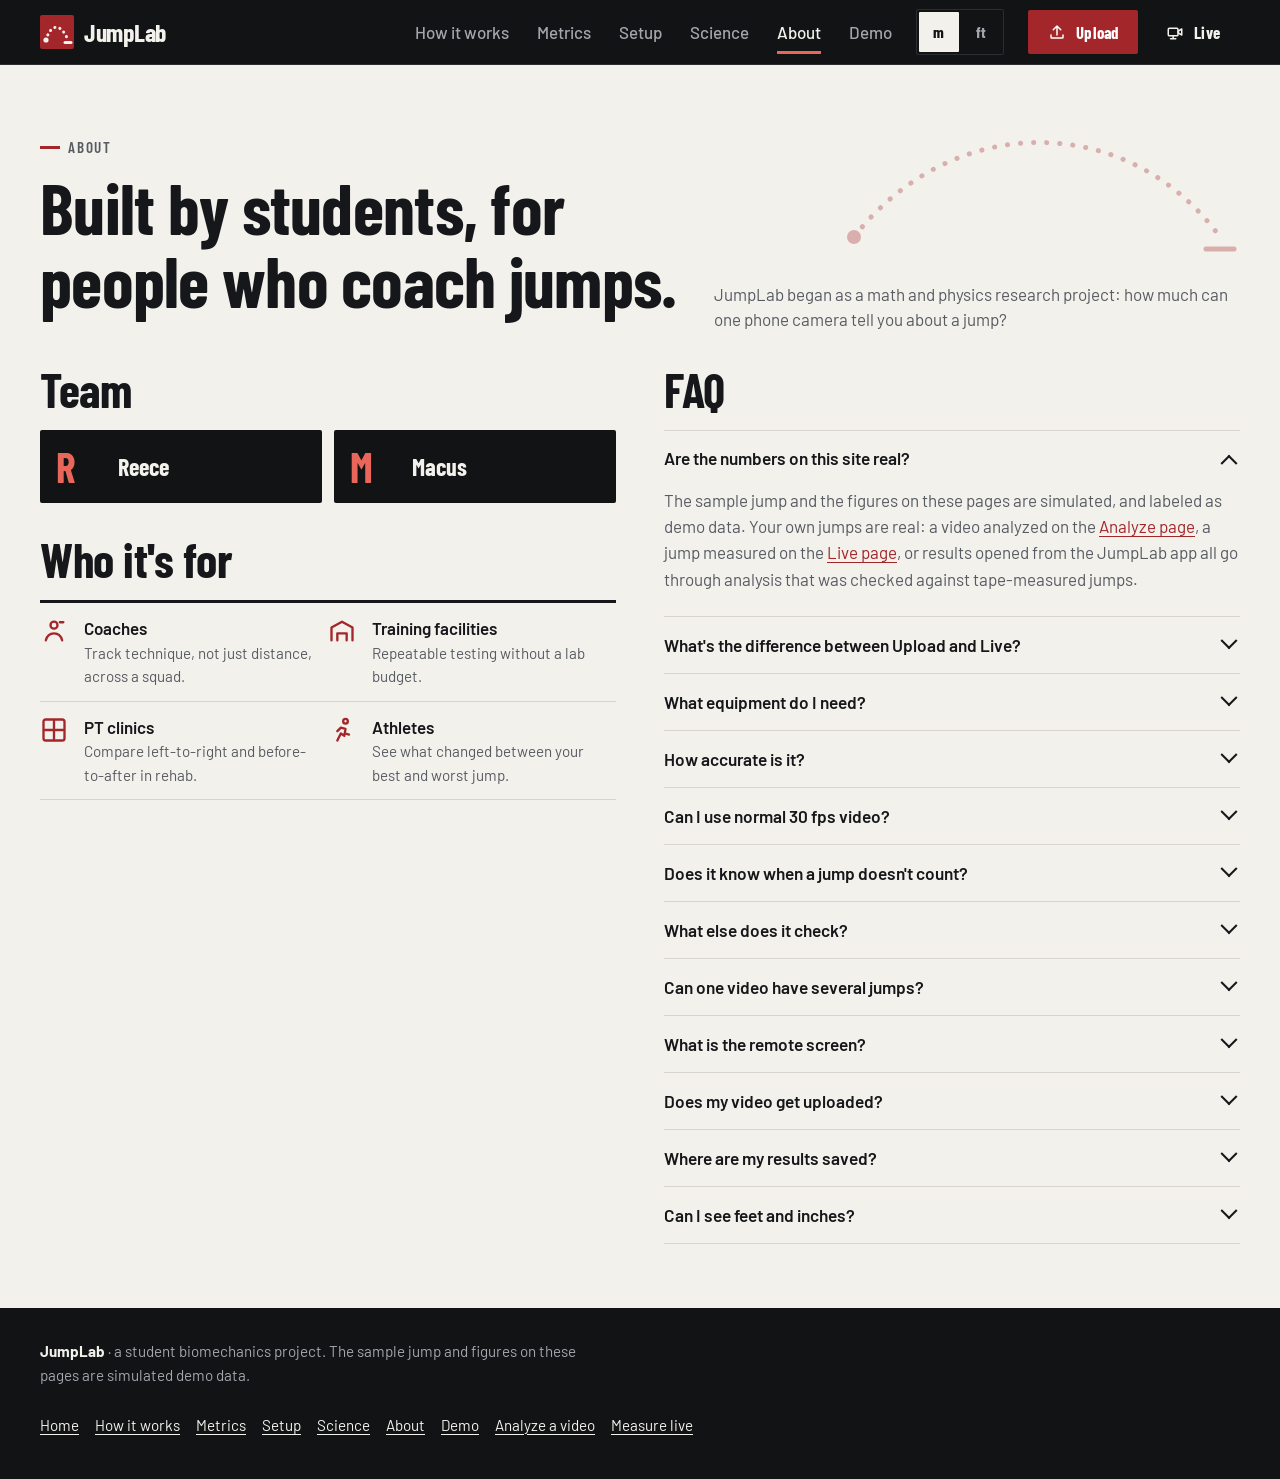
<file: website/about.html>
<!doctype html>
<html lang="en">
<head>
  <meta charset="utf-8">
  <meta name="viewport" content="width=device-width, initial-scale=1">
  <title>About · JumpLab</title>
  <meta name="description" content="The team behind JumpLab, who it's for, and answers to common questions.">
  <link rel="icon" href="assets/favicon.svg" type="image/svg+xml">
  <link rel="preconnect" href="https://fonts.googleapis.com">
  <link rel="preconnect" href="https://fonts.gstatic.com" crossorigin>
  <link rel="stylesheet" href="https://fonts.googleapis.com/css2?family=Barlow+Condensed:wght@500;600;700&family=Barlow:wght@400;500;600;700&display=swap">
  <link rel="stylesheet" href="assets/css/tokens.css">
  <link rel="stylesheet" href="assets/css/base.css">
  <link rel="stylesheet" href="assets/css/components.css">
  <link rel="stylesheet" href="assets/css/pages.css">
  <script type="module" src="assets/js/components/site-chrome.js" blocking="render"></script>
  <script type="module" src="assets/js/pages/about.js" blocking="render"></script>
</head>
<body>
  <a class="skip-link" href="#main">Skip to main content</a>
  <jl-header current="about"></jl-header>

  <main id="main">
    <header class="page-head container page-head--split">
      <div>
        <p class="eyebrow">About</p>
        <h1>Built by students, for people who coach jumps.</h1>
      </div>
      <p class="lede">JumpLab began as a math and physics research project: how much can one phone camera tell you about a jump?</p>
    </header>

    <section class="container about" aria-label="Team and audiences">
      <div class="about__team">
        <h2>Team</h2>
        <ul class="team" role="list">
          <li class="team__card"><span class="team__initial" aria-hidden="true">R</span><div><strong>Reece</strong></div></li>
          <li class="team__card"><span class="team__initial" aria-hidden="true">M</span><div><strong>Macus</strong></div></li>
        </ul>
        <h2 class="about__for">Who it's for</h2>
        <ul class="audiences stagger" role="list">
          <li><span data-icon="coach"></span><strong>Coaches</strong><span>Track technique, not just distance, across a squad.</span></li>
          <li><span data-icon="facility"></span><strong>Training facilities</strong><span>Repeatable testing without a lab budget.</span></li>
          <li><span data-icon="clinic"></span><strong>PT clinics</strong><span>Compare left-to-right and before-to-after in rehab.</span></li>
          <li><span data-icon="athlete"></span><strong>Athletes</strong><span>See what changed between your best and worst jump.</span></li>
        </ul>
      </div>

      <div class="about__faq">
        <h2>FAQ</h2>
        <details class="disclose" open>
          <summary>Are the numbers on this site real?</summary>
          <div class="disclose__body"><p>The sample jump and the figures on these pages are simulated, and labeled as demo data. Your own jumps are real:
            a video analyzed on the <a href="analyze.html">Analyze page</a>, a jump measured on the <a href="live.html">Live page</a>,
            or results opened from the JumpLab app all go through analysis that was checked against tape-measured jumps.</p></div>
        </details>
        <details class="disclose">
          <summary>What's the difference between Upload and Live?</summary>
          <div class="disclose__body"><p><strong>Upload</strong> analyzes a video you've already filmed: the distance plus takeoff speed and angle, body angles,
            contact and flight times, the tracked skeleton and charts. <strong>Live</strong> uses the phone's camera in the browser
            and says each distance out loud the moment the jumper holds the landing, with nothing to upload. When you stop, Live
            can send its recording for the full analysis, so you get both.</p></div>
        </details>
        <details class="disclose">
          <summary>What equipment do I need?</summary>
          <div class="disclose__body"><p>A phone, a tripod, and a tape measure on the floor for the scale. For uploads, slow motion (120–240 fps) makes the
            timing numbers meaningful. Live works with any recent phone in its web browser. A laptop or second phone as a
            remote screen is optional. See the <a href="setup.html">setup guide</a>.</p></div>
        </details>
        <details class="disclose">
          <summary>How accurate is it?</summary>
          <div class="disclose__body"><p>In our tape checks, jumps that land with the feet together came within about 0.3 in (1 cm) of the tape. With the feet
            apart, one side-on camera can't see the far foot, and the reading was off by 1.5–5 in, so the site warns you when it sees
            this. Live's quick estimate is usually within about 1% of the full analysis of the same jump. Setup matters most: tape on
            the camera's side of the feet, the camera square to the jump, and toes level with the start of the tape.</p></div>
        </details>
        <details class="disclose">
          <summary>Can I use normal 30 fps video?</summary>
          <div class="disclose__body"><p>Yes for distance and angles, but timing is only good to ±33 ms per event. Slow motion (120–240 fps) makes contact and
            flight times meaningful. Live runs at the 30–60 fps a phone's browser gives, which is fine for the distance.</p></div>
        </details>
        <details class="disclose">
          <summary>Does it know when a jump doesn't count?</summary>
          <div class="disclose__body"><p>Yes. A step forward or back after landing, a hand put down, or a fall marks the jump as not counting, and the distance is
            crossed out instead of shown as a result. In Live, the reason is said out loud. These rules were tuned on our own
            test jumps, so tell us if one gets it wrong.</p></div>
        </details>
        <details class="disclose">
          <summary>What else does it check?</summary>
          <div class="disclose__body"><p>Anything that makes a number unreliable: a blurry video, someone else walking through the shot, feet apart at takeoff or
            landing, or the body leaving the frame. Serious problems show in red above the results, and the numbers they affect are
            marked "Not reliable", with how to fix it next time.</p></div>
        </details>
        <details class="disclose">
          <summary>Can one video have several jumps?</summary>
          <div class="disclose__body"><p>Yes. Every jump in an uploaded video is found and measured on its own, even with two people taking turns. You get a list
            with each jump's distance, which ones count, and the best one.</p></div>
        </details>
        <details class="disclose">
          <summary>What is the remote screen?</summary>
          <div class="disclose__body"><p>A laptop or second phone that shows the distances in big type, says them out loud, and runs the phone on the tripod: set the
            scale, stop, measure again, so nobody has to touch the filming phone. Open it on the <a href="live.html">Live page</a> and scan its
            QR code with the filming phone. No accounts or sign-in. Afterwards it can bring the video and the results over.</p></div>
        </details>
        <details class="disclose">
          <summary>Does my video get uploaded?</summary>
          <div class="disclose__body"><p>Only when you upload a video, or choose "Get the full data" after measuring live: it is sent to the JumpLab analysis
            server, analyzed, and deleted straight away. Live tracks on the phone itself and uploads nothing while measuring; if a
            remote screen asks for the recording afterwards, it passes through the server and is deleted as soon as the remote screen
            has saved or analyzed it (within an hour at most). Nothing is kept on the server. Opening a results file from the
            JumpLab app never uploads anything.</p></div>
        </details>
        <details class="disclose">
          <summary>Where are my results saved?</summary>
          <div class="disclose__body"><p>Only in your own browser, under “My jumps” on the Analyze page, so you can open them again on a later visit. They never
            leave your device and nobody else can see them; another browser or device starts empty, and clearing your browsing data
            deletes them. Videos aren't saved, so add one back to see it under the skeleton. To keep copies anywhere, use “Download
            results”, or after measuring live “Save the video” and “Save the results” (a spreadsheet of every jump).</p></div>
        </details>
        <details class="disclose">
          <summary>Can I see feet and inches?</summary>
          <div class="disclose__body"><p>Yes: switch between m and ft at the top of any page (in the menu on a phone), or on the Live screen. Every distance and
            speed changes, and the choice is remembered.</p></div>
        </details>
      </div>
    </section>
  </main>

  <jl-footer></jl-footer>
</body>
</html>
</file>
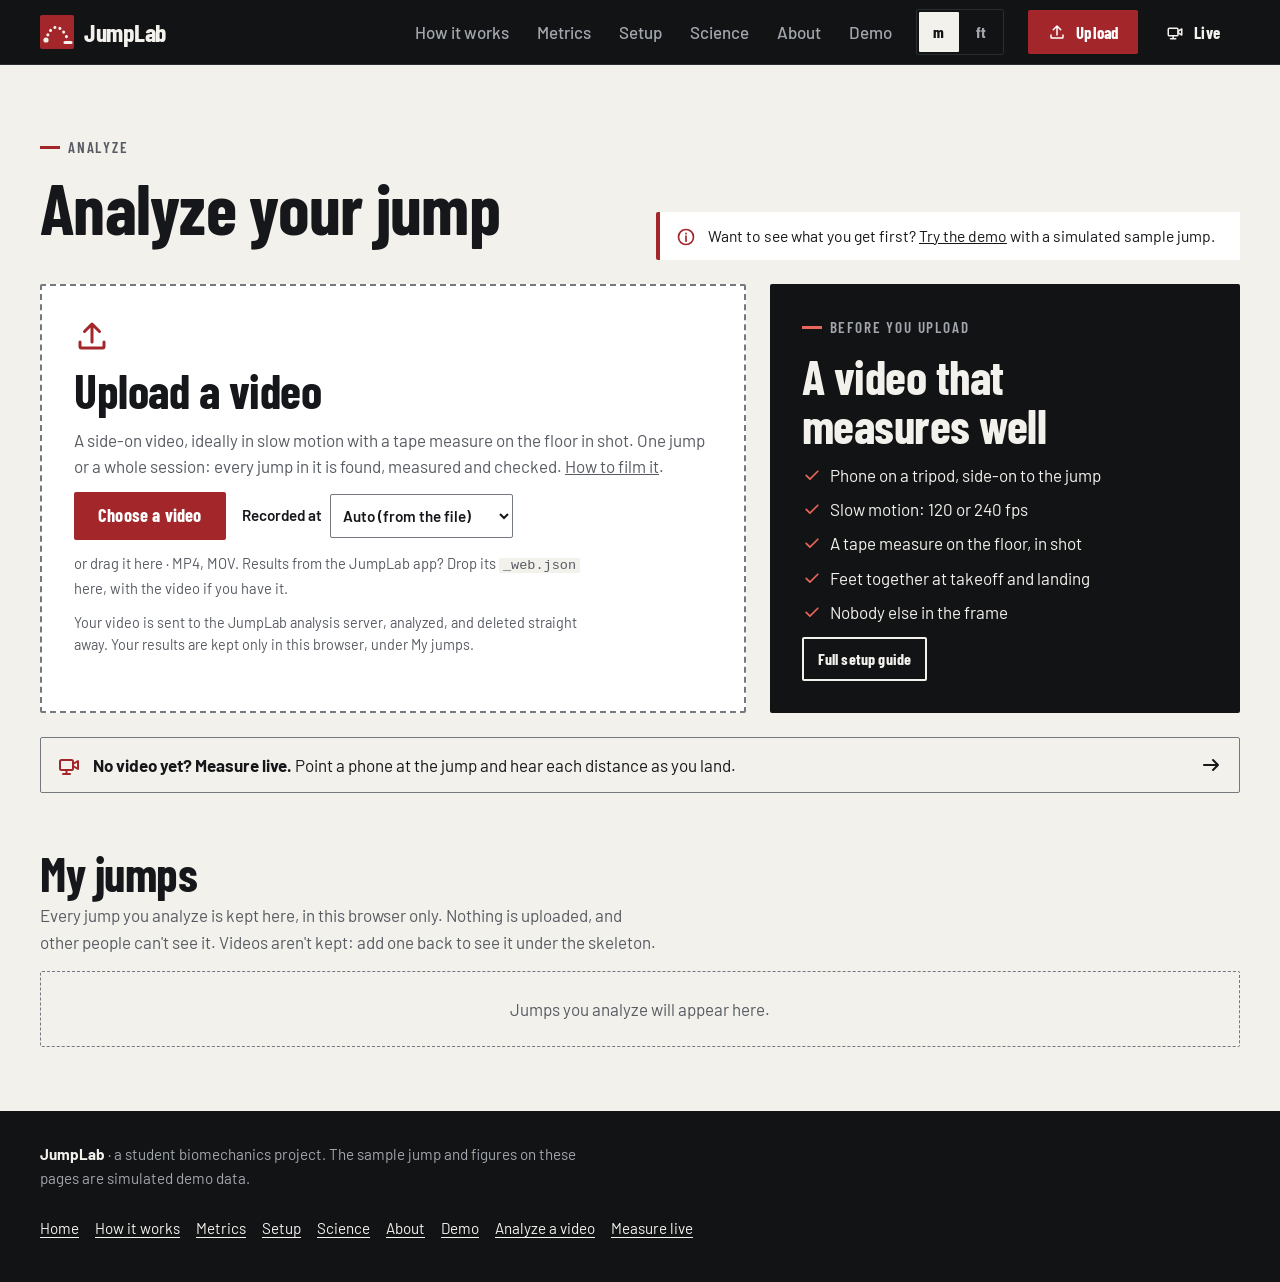
<file: website/analyze.html>
<!doctype html>
<html lang="en">
<head>
  <meta charset="utf-8">
  <meta name="viewport" content="width=device-width, initial-scale=1">
  <title>Analyze · JumpLab</title>
  <meta name="description" content="Upload a side-on video of a standing broad jump and get its distance, takeoff speed and angles, body angles and contact time, with the tracked skeleton and checks for anything that makes the numbers unreliable.">
  <link rel="icon" href="assets/favicon.svg" type="image/svg+xml">
  <link rel="preconnect" href="https://fonts.googleapis.com">
  <link rel="preconnect" href="https://fonts.gstatic.com" crossorigin>
  <link rel="preconnect" href="https://cdn.jsdelivr.net" crossorigin>
  <link rel="stylesheet" href="https://fonts.googleapis.com/css2?family=Barlow+Condensed:wght@500;600;700&family=Barlow:wght@400;500;600;700&display=swap">
  <link rel="stylesheet" href="assets/css/tokens.css">
  <link rel="stylesheet" href="assets/css/base.css">
  <link rel="stylesheet" href="assets/css/components.css">
  <link rel="stylesheet" href="assets/css/pages.css">
  <link rel="stylesheet" href="assets/css/demo.css">
  <script type="module" src="assets/js/components/site-chrome.js" blocking="render"></script>
  <script type="module" src="assets/js/pages/demo.js" blocking="render"></script>
</head>
<body data-page="analyze">
  <a class="skip-link" href="#main">Skip to main content</a>
  <jl-header current="analyze"></jl-header>

  <main id="main">
    <header class="page-head container demo-head">
      <div>
        <p class="eyebrow">Analyze</p>
        <h1>Analyze your jump</h1>
      </div>
      <div class="notice" role="note" id="demo-notice"></div>
    </header>

    <!-- 1. Choose a video (or a results file) -->
    <section class="container demo-start" id="demo-start" aria-label="Upload a video">
      <div class="dropzone" id="dropzone">
        <span class="dropzone__icon" data-icon="upload"></span>
        <h2 id="drop-title">Upload a video</h2>
        <p id="drop-lede">A side-on video, ideally in slow motion with a tape measure on the floor in shot. One jump or a whole session:
          every jump in it is found, measured and checked.
          <a href="setup.html">How to film it</a>.</p>
        <div class="dropzone__actions">
          <label class="btn btn--primary dropzone__button" for="file-input" id="drop-button">Choose a video</label>
          <label class="dropzone__fps" id="drop-fps">Recorded at
            <select id="fps-select">
              <option value="">Auto (from the file)</option>
              <option value="30">30 fps</option><option value="60">60 fps</option>
              <option value="120">120 fps (slow motion)</option><option value="240">240 fps (slow motion)</option>
            </select>
          </label>
        </div>
        <input id="file-input" class="dropzone__input" type="file" accept="video/*,.mov,.mp4,.json,application/json" multiple aria-describedby="drop-help file-error">
        <p class="dropzone__hint" id="drop-help">or drag it here · MP4, MOV. Results from the JumpLab app? Drop its <code>_web.json</code> here, with the video if you have it.</p>
        <p class="dropzone__privacy" id="drop-privacy"></p>
        <p class="field-error" id="file-error" role="alert" hidden></p>
      </div>
      <section class="film-check is-dark" aria-labelledby="film-check-title">
        <p class="eyebrow">Before you upload</p>
        <h2 id="film-check-title">A video that measures well</h2>
        <ul class="film-check__list" role="list">
          <li><span data-icon="check"></span>Phone on a tripod, side-on to the jump</li>
          <li><span data-icon="check"></span>Slow motion: 120 or 240 fps</li>
          <li><span data-icon="check"></span>A tape measure on the floor, in shot</li>
          <li><span data-icon="check"></span>Feet together at takeoff and landing</li>
          <li><span data-icon="check"></span>Nobody else in the frame</li>
        </ul>
        <a class="btn btn--ghost btn--sm" href="setup.html">Full setup guide</a>
      </section>

      <!-- Measuring as you jump: its own page (live.html) -->
      <a class="live-link" href="live.html">
        <span class="live-link__icon" data-icon="record"></span>
        <span><strong>No video yet? Measure live.</strong> Point a phone at the jump and hear each distance as you land.</span>
        <span class="live-link__arrow" data-icon="arrow"></span>
      </a>

      <!-- My jumps: earlier analyses kept in this browser (demo/history.js); an empty note until there is one -->
      <section class="my-jumps" id="my-jumps" aria-labelledby="my-jumps-title">
        <div class="my-jumps__head">
          <div>
            <h2 id="my-jumps-title">My jumps</h2>
            <p class="my-jumps__lede">Every jump you analyze is kept here, in this browser only. Nothing is uploaded,
              and other people can't see it. Videos aren't kept: add one back to see it under the skeleton.</p>
          </div>
          <div class="my-jumps__actions" id="my-jumps-actions" hidden>
            <button type="button" class="btn btn--primary btn--sm" id="my-jumps-compare" disabled>Compare selected</button>
            <button type="button" class="btn btn--quiet btn--sm" id="my-jumps-clear">Clear my jumps</button>
          </div>
        </div>
        <p class="my-jumps__empty" id="my-jumps-empty">Jumps you analyze will appear here.</p>
        <div class="table-wrap" id="my-jumps-table" hidden>
          <table class="data my-jumps__table">
            <caption class="visually-hidden">Your saved jumps, newest first. Tick up to 6 to compare them.</caption>
            <thead><tr>
              <th scope="col" class="my-jumps__pick"><span class="visually-hidden">Select</span></th>
              <th scope="col">Jump</th>
              <th scope="col" class="my-jumps__date-col">Saved</th>
              <th scope="col" class="num-cell">Distance</th>
              <th scope="col" class="my-jumps__check-col">Checks</th>
              <th scope="col"><span class="visually-hidden">Delete</span></th>
            </tr></thead>
            <tbody id="my-jumps-rows"></tbody>
          </table>
        </div>
        <p class="my-jumps__status" id="my-jumps-status" role="status"></p>
      </section>
    </section>

    <!-- 1b. Measuring live (live/live.js) -->
    <section class="container demo-live" id="demo-live" hidden aria-labelledby="live-title"></section>
    <section class="container demo-live" id="demo-remote" hidden aria-labelledby="remote-title"></section>

    <div id="dashboard"></div>
  </main>

  <jl-footer></jl-footer>
</body>
</html>
</file>
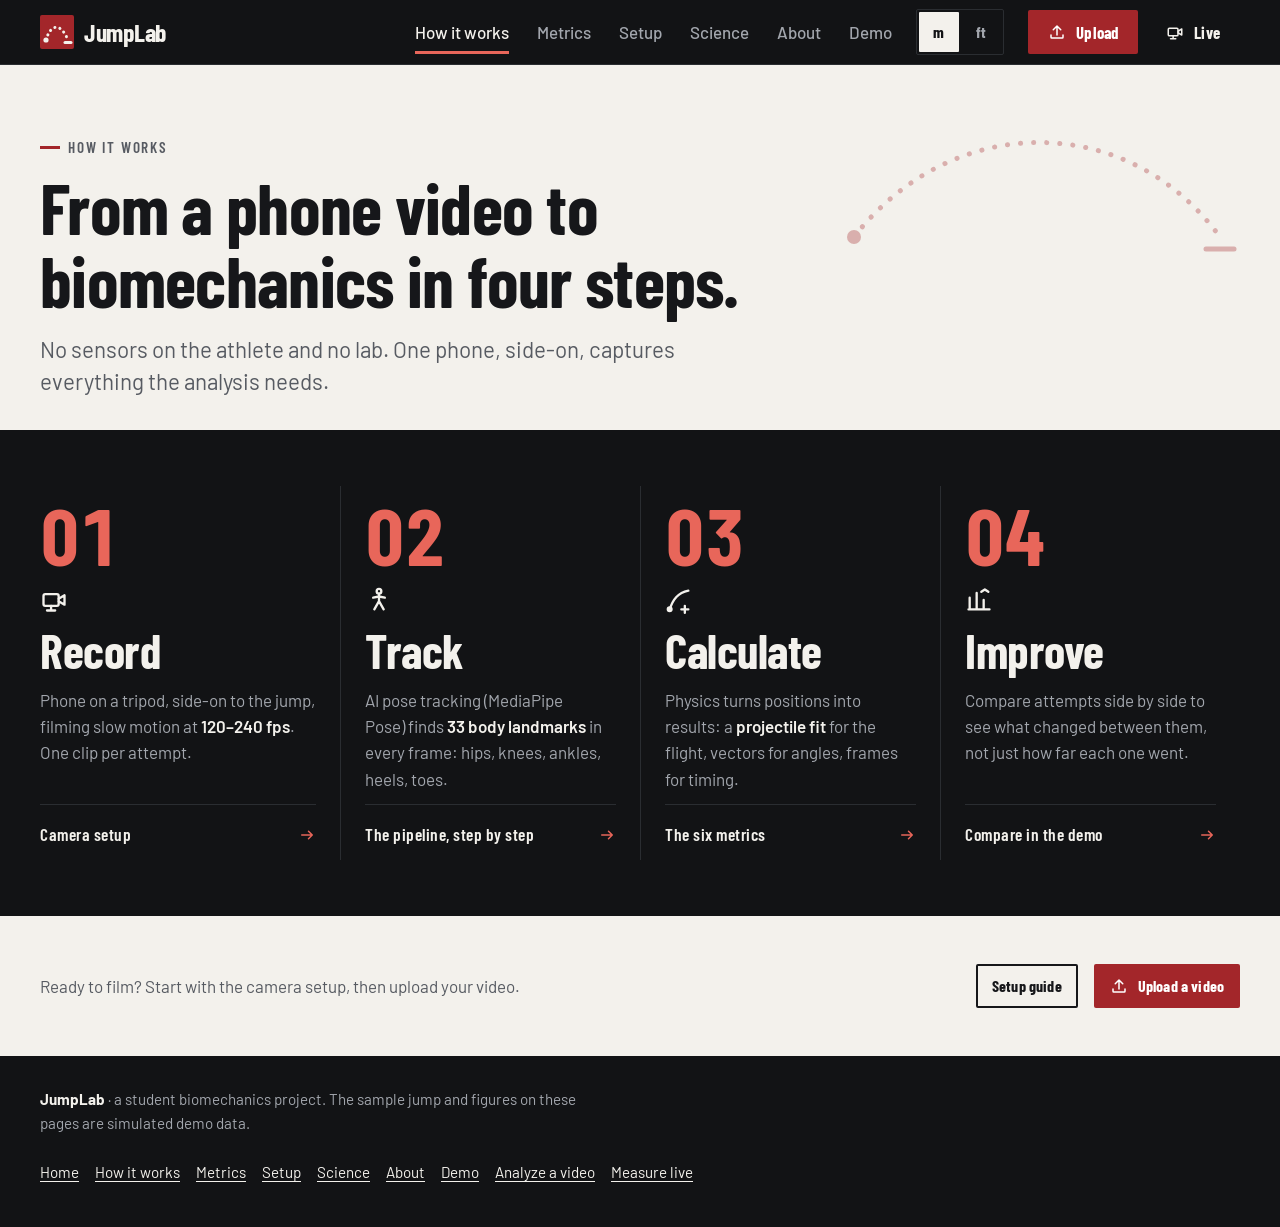
<file: website/how-it-works.html>
<!doctype html>
<html lang="en">
<head>
  <meta charset="utf-8">
  <meta name="viewport" content="width=device-width, initial-scale=1">
  <title>How it works · JumpLab</title>
  <meta name="description" content="Record, track, calculate, improve: how JumpLab turns a phone video of a standing broad jump into biomechanics data.">
  <link rel="icon" href="assets/favicon.svg" type="image/svg+xml">
  <link rel="preconnect" href="https://fonts.googleapis.com">
  <link rel="preconnect" href="https://fonts.gstatic.com" crossorigin>
  <link rel="stylesheet" href="https://fonts.googleapis.com/css2?family=Barlow+Condensed:wght@500;600;700&family=Barlow:wght@400;500;600;700&display=swap">
  <link rel="stylesheet" href="assets/css/tokens.css">
  <link rel="stylesheet" href="assets/css/base.css">
  <link rel="stylesheet" href="assets/css/components.css">
  <link rel="stylesheet" href="assets/css/pages.css">
  <script type="module" src="assets/js/components/site-chrome.js" blocking="render"></script>
  <script type="module" src="assets/js/pages/how.js" blocking="render"></script>
</head>
<body>
  <a class="skip-link" href="#main">Skip to main content</a>
  <jl-header current="how"></jl-header>

  <main id="main">
    <header class="page-head container">
      <p class="eyebrow">How it works</p>
      <h1>From a phone video to biomechanics in four steps.</h1>
      <p class="lede">No sensors on the athlete and no lab. One phone, side-on, captures everything the analysis needs.</p>
    </header>

    <section class="steps is-dark" aria-label="The four steps">
      <ol class="container steps__list stagger" role="list">
        <li class="step">
          <span class="num step__num">01</span>
          <span class="step__icon" data-icon="record"></span>
          <h2 class="step__title">Record</h2>
          <p>Phone on a tripod, side-on to the jump, filming slow motion at <strong>120–240 fps</strong>. One clip per attempt.</p>
          <a class="step__detail" href="setup.html">Camera setup <svg class="icon icon--arrow" viewBox="0 0 24 24" aria-hidden="true" focusable="false"><path d="M5 12h14m-5-5 5 5-5 5"/></svg></a>
        </li>
        <li class="step">
          <span class="num step__num">02</span>
          <span class="step__icon" data-icon="track"></span>
          <h2 class="step__title">Track</h2>
          <p>AI pose tracking (MediaPipe Pose) finds <strong>33 body landmarks</strong> in every frame: hips, knees, ankles, heels, toes.</p>
          <a class="step__detail" href="science.html">The pipeline, step by step <svg class="icon icon--arrow" viewBox="0 0 24 24" aria-hidden="true" focusable="false"><path d="M5 12h14m-5-5 5 5-5 5"/></svg></a>
        </li>
        <li class="step">
          <span class="num step__num">03</span>
          <span class="step__icon" data-icon="calculate"></span>
          <h2 class="step__title">Calculate</h2>
          <p>Physics turns positions into results: a <strong>projectile fit</strong> for the flight, vectors for angles, frames for timing.</p>
          <a class="step__detail" href="metrics.html">The six metrics <svg class="icon icon--arrow" viewBox="0 0 24 24" aria-hidden="true" focusable="false"><path d="M5 12h14m-5-5 5 5-5 5"/></svg></a>
        </li>
        <li class="step">
          <span class="num step__num">04</span>
          <span class="step__icon" data-icon="improve"></span>
          <h2 class="step__title">Improve</h2>
          <p>Compare attempts side by side to see what changed between them, not just how far each one went.</p>
          <a class="step__detail" href="demo.html">Compare in the demo <svg class="icon icon--arrow" viewBox="0 0 24 24" aria-hidden="true" focusable="false"><path d="M5 12h14m-5-5 5 5-5 5"/></svg></a>
        </li>
      </ol>
    </section>

    <section class="section--tight container cluster how__next">
      <p>Ready to film? Start with the camera setup, then upload your video.</p>
      <a class="btn btn--ghost btn--sm" href="setup.html">Setup guide</a>
      <a class="btn btn--primary btn--sm" href="analyze.html"><svg class="icon icon--upload" viewBox="0 0 24 24" aria-hidden="true" focusable="false"><path d="M12 16V4m0 0-5 5m5-5 5 5M4 16v3a1 1 0 0 0 1 1h14a1 1 0 0 0 1-1v-3"/></svg>Upload a video</a>
    </section>
  </main>

  <jl-footer></jl-footer>
</body>
</html>
</file>
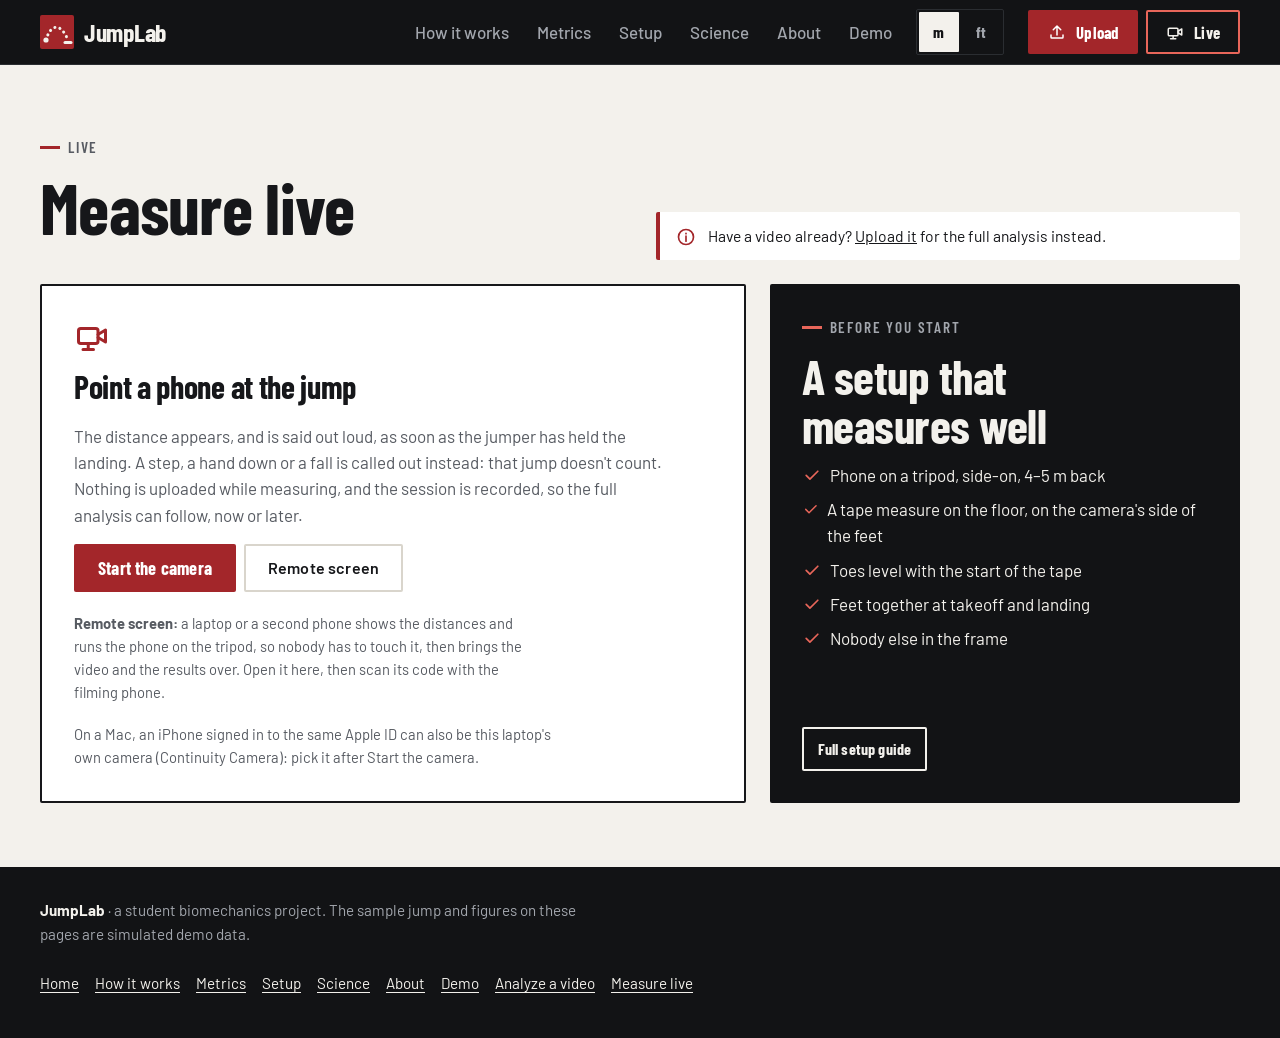
<file: website/live.html>
<!doctype html>
<html lang="en">
<head>
  <meta charset="utf-8">
  <meta name="viewport" content="width=device-width, initial-scale=1">
  <title>Measure live · JumpLab</title>
  <meta name="description" content="Measure a standing broad jump live with a phone camera: the distance appears, and is said out loud, the moment the jumper holds the landing. A second screen can show the results and run the phone.">
  <link rel="icon" href="assets/favicon.svg" type="image/svg+xml">
  <link rel="preconnect" href="https://fonts.googleapis.com">
  <link rel="preconnect" href="https://fonts.gstatic.com" crossorigin>
  <link rel="preconnect" href="https://cdn.jsdelivr.net" crossorigin>
  <link rel="stylesheet" href="https://fonts.googleapis.com/css2?family=Barlow+Condensed:wght@500;600;700&family=Barlow:wght@400;500;600;700&display=swap">
  <link rel="stylesheet" href="assets/css/tokens.css">
  <link rel="stylesheet" href="assets/css/base.css">
  <link rel="stylesheet" href="assets/css/components.css">
  <link rel="stylesheet" href="assets/css/pages.css">
  <link rel="stylesheet" href="assets/css/demo.css">
  <script type="module" src="assets/js/components/site-chrome.js" blocking="render"></script>
  <script type="module" src="assets/js/pages/demo.js" blocking="render"></script>
</head>
<body data-page="live">
  <a class="skip-link" href="#main">Skip to main content</a>
  <jl-header current="live"></jl-header>

  <main id="main">
    <header class="page-head container demo-head">
      <div>
        <p class="eyebrow">Live</p>
        <h1>Measure live</h1>
      </div>
      <div class="notice" role="note" id="demo-notice"></div>
    </header>

    <!-- 1. Start the camera, or open a remote screen; the tape check below -->
    <section class="container demo-start demo-start--live" id="demo-start" aria-label="Measure live">
      <!-- Measure live: the phone's camera, the distance once the landing is held (live/live.js) -->
      <div class="live-card" id="live-card" hidden>
        <span class="live-card__icon" data-icon="record"></span>
        <h2>Point a phone at the jump</h2>
        <p>The distance appears, and is said out loud, as soon as the jumper has held the landing. A step, a hand down
          or a fall is called out instead: that jump doesn't count. Nothing is uploaded while measuring, and the session
          is recorded, so the full analysis can follow, now or later.</p>
        <div class="live-card__buttons">
          <button type="button" class="btn btn--primary" id="live-open">Start the camera</button>
          <button type="button" class="btn btn--quiet" id="remote-open">Remote screen</button>
        </div>
        <p class="live-card__more"><strong>Remote screen:</strong> a laptop or a second phone shows the distances and runs
          the phone on the tripod, so nobody has to touch it, then brings the video and the results over. Open it here,
          then scan its code with the filming phone.</p>
        <p class="live-card__laptop" hidden>On a Mac, an iPhone signed in to the same Apple ID can also be this laptop's own
          camera (Continuity Camera): pick it after Start the camera.</p>
      </div>
      <section class="film-check is-dark" aria-labelledby="live-check-title">
        <p class="eyebrow">Before you start</p>
        <h2 id="live-check-title">A setup that measures well</h2>
        <ul class="film-check__list" role="list">
          <li><span data-icon="check"></span>Phone on a tripod, side-on, 4–5 m back</li>
          <li><span data-icon="check"></span>A tape measure on the floor, on the camera's side of the feet</li>
          <li><span data-icon="check"></span>Toes level with the start of the tape</li>
          <li><span data-icon="check"></span>Feet together at takeoff and landing</li>
          <li><span data-icon="check"></span>Nobody else in the frame</li>
        </ul>
        <a class="btn btn--ghost btn--sm" href="setup.html">Full setup guide</a>
      </section>

      <!-- Tape check: live distances next to the tape (live/tapelog.js); shown once there is one -->
      <section class="tape-check" id="tape-check" aria-labelledby="tape-check-title" hidden>
        <div class="my-jumps__head">
          <div>
            <h2 id="tape-check-title">Tape check</h2>
            <p class="my-jumps__lede">Live distances next to the tape measurements typed in for them (in Measure live or
              on the remote screen), kept on this device. The full analysis joins in when it's run here.</p>
          </div>
          <div class="my-jumps__actions">
            <button type="button" class="btn btn--quiet btn--sm" id="tape-check-download">Download (CSV)</button>
            <button type="button" class="btn btn--quiet btn--sm" id="tape-check-clear">Clear</button>
          </div>
        </div>
        <p class="live__tapecheck" id="tape-check-summary"></p>
        <div class="tape-check__scroll" tabindex="0" role="region" aria-label="Tape checks (scrolls sideways)">
          <table class="tape-check__table">
            <thead><tr><th scope="col">Jump</th><th scope="col">Live</th><th scope="col">Tape</th><th scope="col">Live − tape</th>
              <th scope="col">Full analysis</th><th scope="col">Full − tape</th><th scope="col">Feet</th><th scope="col">When</th></tr></thead>
            <tbody id="tape-check-rows"></tbody>
          </table>
        </div>
        <p class="tape-check__more" id="tape-check-more" hidden></p>
      </section>

    </section>

    <!-- 1b. Measuring live (live/live.js) -->
    <section class="container demo-live" id="demo-live" hidden aria-labelledby="live-title"></section>
    <section class="container demo-live" id="demo-remote" hidden aria-labelledby="remote-title"></section>

    <div id="dashboard"></div>
  </main>

  <jl-footer></jl-footer>
</body>
</html>
</file>
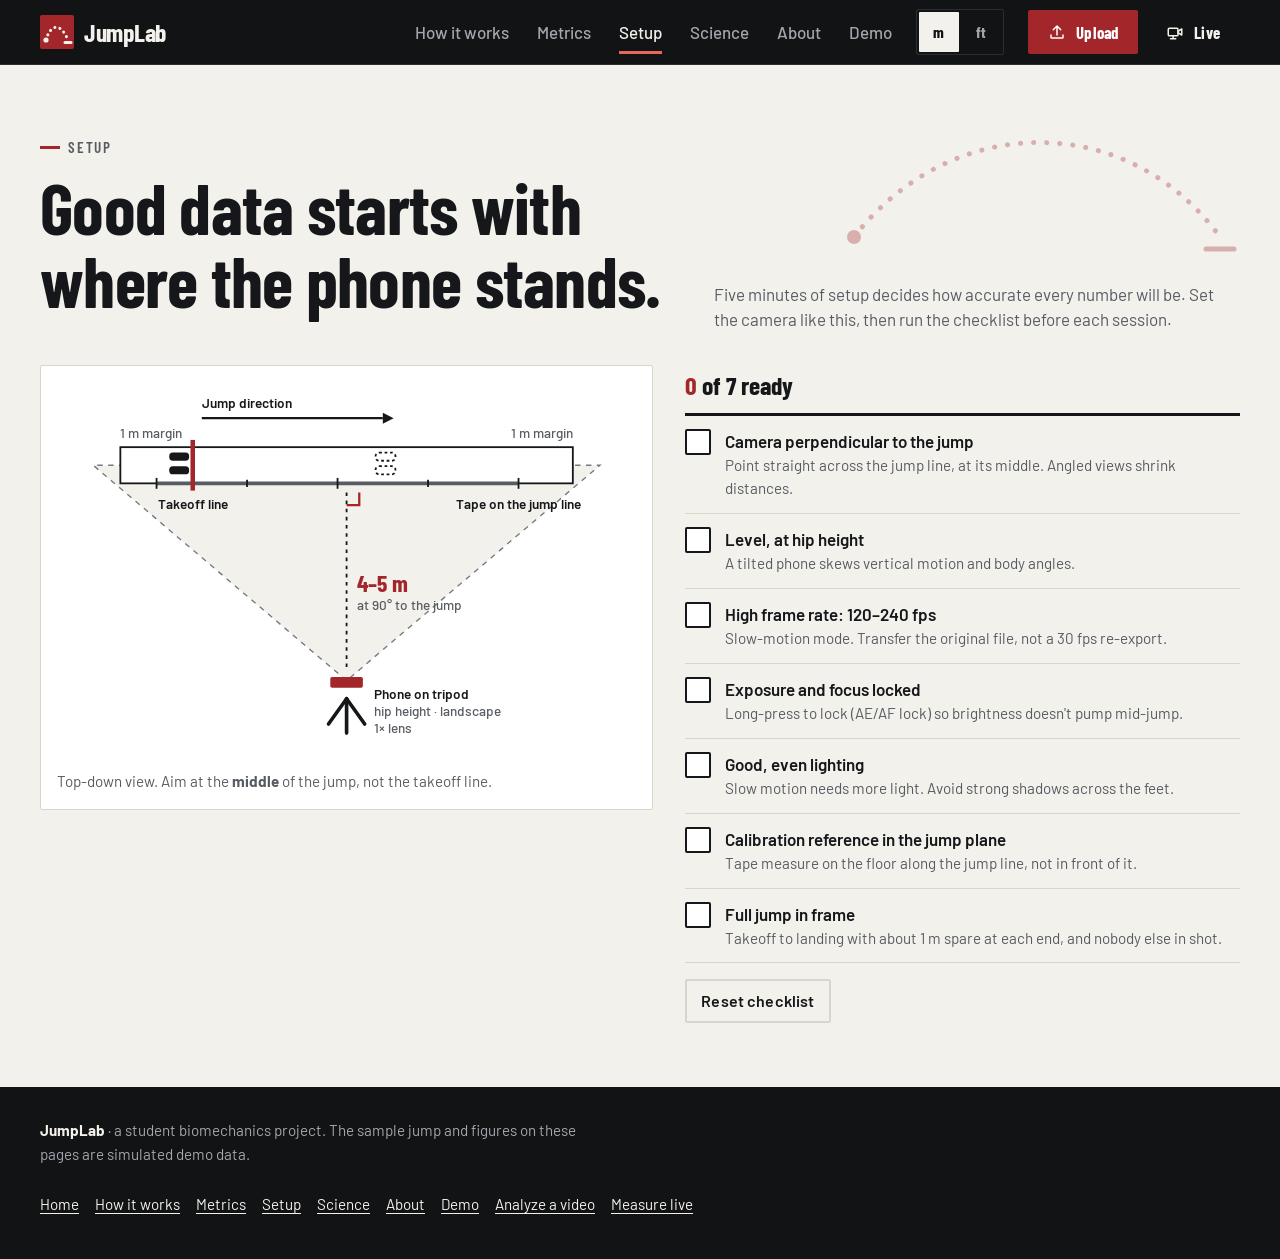
<file: website/setup.html>
<!doctype html>
<html lang="en">
<head>
  <meta charset="utf-8">
  <meta name="viewport" content="width=device-width, initial-scale=1">
  <title>Setup · JumpLab</title>
  <meta name="description" content="How to set up the phone and tripod for a JumpLab standing broad jump recording, with a pre-recording checklist.">
  <link rel="icon" href="assets/favicon.svg" type="image/svg+xml">
  <link rel="preconnect" href="https://fonts.googleapis.com">
  <link rel="preconnect" href="https://fonts.gstatic.com" crossorigin>
  <link rel="stylesheet" href="https://fonts.googleapis.com/css2?family=Barlow+Condensed:wght@500;600;700&family=Barlow:wght@400;500;600;700&display=swap">
  <link rel="stylesheet" href="assets/css/tokens.css">
  <link rel="stylesheet" href="assets/css/base.css">
  <link rel="stylesheet" href="assets/css/components.css">
  <link rel="stylesheet" href="assets/css/pages.css">
  <script type="module" src="assets/js/components/site-chrome.js" blocking="render"></script>
  <script type="module" src="assets/js/pages/setup.js" blocking="render"></script>
</head>
<body>
  <a class="skip-link" href="#main">Skip to main content</a>
  <jl-header current="setup"></jl-header>

  <main id="main">
    <header class="page-head container page-head--split">
      <div>
        <p class="eyebrow">Setup</p>
        <h1>Good data starts with where the phone stands.</h1>
      </div>
      <p class="lede">Five minutes of setup decides how accurate every number will be. Set the camera like this, then run the checklist before each session.</p>
    </header>

    <section class="container setup" aria-label="Camera setup">
      <figure class="panel setup__diagram">
        <svg viewBox="0 0 640 420" role="img" aria-labelledby="setup-t setup-d">
          <title id="setup-t">Top-down view of the recording setup</title>
          <desc id="setup-d" data-imperial="The athlete jumps left to right along a tape measure laid on the jump line. The phone on a tripod stands 13 to 16 feet away, pointing at the middle of the jump at a right angle to the jump direction, with the whole jump and about three feet of margin at each end in view.">The athlete jumps left to right along a tape measure laid on the jump line. The phone on a tripod stands 4 to 5 meters away, pointing at the middle of the jump at a right angle to the jump direction, with the whole jump and about one meter of margin at each end in view.</desc>
          <!-- field of view -->
          <path class="sd-fov" d="M320 330 L40 92 L600 92 Z"/>
          <!-- jump lane -->
          <rect class="sd-lane" x="70" y="72" width="500" height="40"/>
          <line class="sd-tape" x1="110" y1="112" x2="510" y2="112"/>
          <g class="sd-ticks">
            <line x1="110" y1="106" x2="110" y2="118"/><line x1="210" y1="108" x2="210" y2="116"/><line x1="310" y1="106" x2="310" y2="118"/>
            <line x1="410" y1="108" x2="410" y2="116"/><line x1="510" y1="106" x2="510" y2="118"/>
          </g>
          <line class="sd-takeoff" x1="150" y1="64" x2="150" y2="120"/>
          <!-- footprints at takeoff -->
          <g class="sd-feet"><rect x="124" y="78" width="22" height="9" rx="4"/><rect x="124" y="93" width="22" height="9" rx="4"/></g>
          <!-- landing footprints (ghost) -->
          <g class="sd-feet sd-feet--ghost"><rect x="352" y="78" width="22" height="9" rx="4"/><rect x="352" y="93" width="22" height="9" rx="4"/></g>
          <!-- jump direction -->
          <g class="sd-dir"><line x1="160" y1="40" x2="360" y2="40"/><path d="M360 34 L372 40 L360 46 Z"/></g>
          <text class="sd-label" x="160" y="29">Jump direction</text>
          <text class="sd-label" x="150" y="140" text-anchor="middle">Takeoff line</text>
          <text class="sd-label" x="510" y="140" text-anchor="middle">Tape on the jump line</text>
          <text class="sd-label sd-label--muted" x="70" y="62" data-imperial="3 ft margin">1 m margin</text>
          <text class="sd-label sd-label--muted" x="570" y="62" text-anchor="end" data-imperial="3 ft margin">1 m margin</text>
          <!-- distance + right angle -->
          <line class="sd-dim" x1="320" y1="122" x2="320" y2="318"/>
          <path class="sd-right" d="M320 136 h14 v-14"/>
          <text class="sd-label sd-label--key" x="332" y="232" data-imperial="13–16 ft">4–5 m</text>
          <text class="sd-label sd-label--muted" x="332" y="252">at 90° to the jump</text>
          <!-- tripod + phone -->
          <g class="sd-tripod">
            <line x1="320" y1="350" x2="300" y2="378"/><line x1="320" y1="350" x2="340" y2="378"/><line x1="320" y1="350" x2="320" y2="388"/>
            <rect class="sd-phone" x="302" y="326" width="36" height="12" rx="2"/>
          </g>
          <text class="sd-label" x="350" y="350">Phone on tripod<tspan class="sd-label--muted" x="350" dy="1.3em">hip height · landscape</tspan><tspan class="sd-label--muted" x="350" dy="1.25em">1× lens</tspan></text>
        </svg>
        <figcaption class="setup__caption">Top-down view. Aim at the <strong>middle</strong> of the jump, not the takeoff line.</figcaption>
      </figure>

      <div class="setup__checklist">
        <div class="setup__progress" id="check-progress" aria-live="polite"><span id="check-count">0</span> of <span id="check-total">7</span> ready</div>
        <ul class="checklist" id="checklist" role="list">
          <li><label><input type="checkbox" name="perpendicular"><span class="checklist__box" aria-hidden="true"></span>
            <span><strong>Camera perpendicular to the jump</strong><span class="checklist__why">Point straight across the jump line, at its middle. Angled views shrink distances.</span></span></label></li>
          <li><label><input type="checkbox" name="level"><span class="checklist__box" aria-hidden="true"></span>
            <span><strong>Level, at hip height</strong><span class="checklist__why">A tilted phone skews vertical motion and body angles.</span></span></label></li>
          <li><label><input type="checkbox" name="fps"><span class="checklist__box" aria-hidden="true"></span>
            <span><strong>High frame rate: 120–240 fps</strong><span class="checklist__why">Slow-motion mode. Transfer the original file, not a 30 fps re-export.</span></span></label></li>
          <li><label><input type="checkbox" name="lock"><span class="checklist__box" aria-hidden="true"></span>
            <span><strong>Exposure and focus locked</strong><span class="checklist__why">Long-press to lock (AE/AF lock) so brightness doesn't pump mid-jump.</span></span></label></li>
          <li><label><input type="checkbox" name="light"><span class="checklist__box" aria-hidden="true"></span>
            <span><strong>Good, even lighting</strong><span class="checklist__why">Slow motion needs more light. Avoid strong shadows across the feet.</span></span></label></li>
          <li><label><input type="checkbox" name="calibration"><span class="checklist__box" aria-hidden="true"></span>
            <span><strong>Calibration reference in the jump plane</strong><span class="checklist__why">Tape measure on the floor along the jump line, not in front of it.</span></span></label></li>
          <li><label><input type="checkbox" name="frame"><span class="checklist__box" aria-hidden="true"></span>
            <span><strong>Full jump in frame</strong><span class="checklist__why">Takeoff to landing with about <span data-imperial="3 ft">1 m</span> spare at each end, and nobody else in shot.</span></span></label></li>
        </ul>
        <div class="notice setup__ready" id="check-ready" hidden>
          <span data-icon="check"></span>
          <p><strong>Ready to film.</strong> Record one clip per attempt, and run the checklist again if anyone moves the tripod.</p>
        </div>
        <button type="button" class="btn btn--quiet btn--sm" id="check-reset">Reset checklist</button>
      </div>
    </section>
  </main>

  <jl-footer></jl-footer>
</body>
</html>
</file>
<file: website/assets/css/tokens.css>
/* JumpLab design tokens.
   Base: charcoal + off-white. One accent: controlled brick red, used sparingly
   (buttons, active states, key numbers). Contrast checked: see DESIGN.md. */
:root {
  /* Neutrals */
  --ink: #121315;          /* charcoal base (dark sections) */
  --ink-2: #1c1e21;        /* raised panels on dark */
  --ink-3: #2a2d31;        /* borders / rules on dark */
  --text: #16171a;         /* body text on light */
  --paper: #f3f1ec;        /* off-white base */
  --white: #ffffff;        /* cards on paper */
  --line: #d9d5cc;         /* hairlines on light */
  --line-strong: #74787f;  /* chart axes, strong rules (>= 3:1 on paper) */
  --muted: #575b62;        /* secondary text on light (6.0:1) */
  --muted-dark: #a2a6ad;   /* secondary text on dark (7.6:1) */

  /* Accent */
  --accent: #a3262a;       /* brick red (6.5:1 on paper, white text 7.3:1) */
  --accent-hover: #86191d;
  --accent-on-dark: #e8665a; /* same hue, lifted for charcoal (5.7:1) */

  /* Semantic (light context by default; .is-dark redefines) */
  --bg: var(--paper);
  --fg: var(--text);
  --fg-muted: var(--muted);
  --surface: var(--white);
  --rule: var(--line);
  --key: var(--accent);    /* key numbers */
  --focus: var(--accent);

  /* Type */
  --font-display: "Barlow Condensed", "Arial Narrow", "Roboto Condensed", system-ui, sans-serif;
  --font-body: "Barlow", system-ui, -apple-system, "Segoe UI", Roboto, sans-serif;
  --step--1: 0.875rem;
  --step-0: 1.0625rem;                          /* 17px body */
  --step-1: clamp(1.2rem, 1.1rem + 0.4vw, 1.4rem);
  --step-2: clamp(1.5rem, 1.3rem + 0.9vw, 2rem);
  --step-3: clamp(2rem, 1.6rem + 1.8vw, 3rem);
  --step-4: clamp(2.6rem, 1.9rem + 3.2vw, 4.6rem);
  --step-5: clamp(3.2rem, 2.2rem + 4.6vw, 6rem);

  /* Space (4/8 rhythm) */
  --s-1: 4px; --s-2: 8px; --s-3: 12px; --s-4: 16px; --s-5: 24px;
  --s-6: 32px; --s-7: 48px; --s-8: 64px; --s-9: 96px;

  /* Shape & motion */
  --radius: 2px;
  --nav-h: 64px;
  --container: 1200px;
  --gutter: clamp(16px, 4vw, 32px);
  /* Motion: one ease-out curve for things arriving, one ease-in-out for things moving
     between two places. Short durations; nothing loops or bounces. */
  --ease: cubic-bezier(0.2, 0.7, 0.2, 1);
  --ease-in-out: cubic-bezier(0.65, 0, 0.35, 1);
  --dur-fast: 150ms;
  --dur: 240ms;
  --dur-slow: 420ms;
}

.is-dark {
  --bg: var(--ink);
  --fg: var(--paper);
  --fg-muted: var(--muted-dark);
  --surface: var(--ink-2);
  --rule: var(--ink-3);
  --key: var(--accent-on-dark);
  --focus: var(--paper);
  background: var(--bg);
  color: var(--fg);
}
</file>
<file: website/assets/css/base.css>
/* Reset, typography and layout primitives. */
*, *::before, *::after { box-sizing: border-box; }
html { -webkit-text-size-adjust: 100%; scroll-padding-top: calc(var(--nav-h) + 16px); }
body {
  margin: 0;
  font-family: var(--font-body);
  font-size: var(--step-0);
  line-height: 1.55;
  background: var(--paper);
  color: var(--text);
  min-height: 100vh;
  display: flex;
  flex-direction: column;
  text-rendering: optimizeLegibility;
}
main { flex: 1; }
[hidden] { display: none !important; }   /* layout rules must never un-hide hidden content */
img, svg { display: block; max-width: 100%; }
button, input, select { font: inherit; color: inherit; }
button { cursor: pointer; }
a, button, input, select, summary, label { touch-action: manipulation; }   /* no double-tap zoom delay on taps */
a { color: inherit; }
/* Text links stay underlined; on hover the underline thickens (and takes the accent on dark) */
.disclose__body a, .site-footer a {
  text-underline-offset: 3px; text-decoration-thickness: 1px;
  transition: color var(--dur-fast) var(--ease), text-decoration-color var(--dur-fast) var(--ease);
}
.disclose__body a:hover { color: var(--accent-hover); text-decoration-thickness: 2px; }
.site-footer a:hover { text-decoration-color: var(--accent-on-dark); text-decoration-thickness: 2px; }

h1, h2, h3, h4 {
  font-family: var(--font-display);
  font-weight: 700;
  line-height: 1.02;
  letter-spacing: -0.01em;
  margin: 0;
  text-wrap: balance;
}
h1 { font-size: var(--step-5); }
h2 { font-size: var(--step-4); }
h3 { font-size: var(--step-2); line-height: 1.1; }
h4 { font-size: var(--step-1); line-height: 1.15; }
p { margin: 0; max-width: 64ch; text-wrap: pretty; }
.lede { font-size: var(--step-1); line-height: 1.45; color: var(--fg-muted); max-width: 52ch; }

/* Small letterspaced label - the only all-caps text on the site, used sparingly */
.eyebrow {
  font-family: var(--font-display);
  font-weight: 600;
  font-size: 0.95rem;
  letter-spacing: 0.12em;
  text-transform: uppercase;
  color: var(--fg-muted);
  display: inline-flex;
  align-items: center;
  gap: var(--s-2);
}
.eyebrow::before { content: ""; width: 20px; height: 3px; background: var(--key); }

/* Focus: always visible, never removed */
:focus-visible { outline: 3px solid var(--focus); outline-offset: 3px; border-radius: var(--radius); }
/* Headings that receive focus from script (to announce a new view) are not controls: no ring */
h1[tabindex="-1"]:focus, h2[tabindex="-1"]:focus { outline: none; }

/* Accessibility helpers */
.visually-hidden {
  position: absolute !important; width: 1px; height: 1px; padding: 0; margin: -1px;
  overflow: hidden; clip: rect(0 0 0 0); white-space: nowrap; border: 0;
}
.skip-link {
  position: absolute; left: var(--s-4); top: -100px; z-index: 100;
  background: var(--ink); color: var(--paper); padding: var(--s-3) var(--s-4);
  font-weight: 600; text-decoration: none;
}
.skip-link:focus { top: var(--s-3); }

/* Layout */
.container { width: min(100% - 2 * var(--gutter), var(--container)); margin-inline: auto; }
.section { padding-block: clamp(40px, 6vw, 80px); }
.section--tight { padding-block: clamp(28px, 4vw, 48px); }
.page-head { padding-block: clamp(36px, 5vw, 64px) clamp(20px, 3vw, 32px); }
.page-head h1 { font-size: var(--step-4); margin-block: var(--s-3) var(--s-4); }
/* The logo's flight arc (takeoff dot, dotted path, landing tick), faint in the heading's empty top
   corner: one quiet signature shared by every inner page. Decoration only, behind the text. */
.page-head { position: relative; isolation: isolate; }
.page-head:not(.demo-head)::after {
  content: ""; position: absolute; z-index: -1; right: 0; top: clamp(28px, 4.2vw, 56px);
  width: min(36%, 400px); aspect-ratio: 400 / 140; pointer-events: none; opacity: 0.32;
  background: url("data:image/svg+xml,%3Csvg xmlns='http://www.w3.org/2000/svg' viewBox='0 0 400 140'%3E%3Cpath d='M14 118C112-8 288-8 380 118' fill='none' stroke='%23a3262a' stroke-width='5' stroke-linecap='round' stroke-dasharray='0.1 13'/%3E%3Ccircle cx='14' cy='118' r='7' fill='%23a3262a'/%3E%3Cpath d='M366 130h28' stroke='%23a3262a' stroke-width='5' stroke-linecap='round'/%3E%3C/svg%3E") center / contain no-repeat;
}
@media (max-width: 560px) { .page-head:not(.demo-head)::after { width: 112px; top: 24px; opacity: 0.5; } }   /* beside the small label */
.stack > * + * { margin-top: var(--s-4); }
.cluster { display: flex; flex-wrap: wrap; gap: var(--s-3); align-items: center; }

/* Angled section break, used sparingly (one per page at most) */
.angle-bottom { clip-path: polygon(0 0, 100% 0, 100% calc(100% - 4vw), 0 100%); padding-bottom: calc(clamp(40px, 6vw, 80px) + 4vw); }

/* Demo-data marker, used wherever simulated numbers appear */
.demo-tag {
  display: inline-flex; align-items: center; gap: 6px;
  font-family: var(--font-display); font-weight: 600; font-size: 0.85rem;
  letter-spacing: 0.08em; text-transform: uppercase;
  border: 1.5px solid currentColor; padding: 2px 8px; border-radius: var(--radius);
  color: var(--fg-muted);
}

/* ---------- Motion ----------
   Everything here is skipped when the visitor asks for reduced motion. */
@keyframes rise-in { from { opacity: 0; transform: translateY(12px); } }
@keyframes fade-in { from { opacity: 0; } }
@keyframes tick-in { from { opacity: 0; scale: 0.4; } }
@media (prefers-reduced-motion: no-preference) {
  /* Page to page: a quick cross-fade instead of a white flash (Chromium, Safari 18.2+) */
  @view-transition { navigation: auto; }
  ::view-transition-old(root), ::view-transition-new(root) { animation-duration: 180ms; animation-timing-function: var(--ease); }

  /* On load, each top-level block of the page settles in a beat after the one above */
  main > * { animation: rise-in var(--dur-slow) var(--ease) both; }
  main > :nth-child(2) { animation-delay: 70ms; }
  main > :nth-child(3) { animation-delay: 140ms; }
  main > :nth-child(n + 4) { animation-delay: 210ms; }
  /* Dark bands stay solid (fading them over the light page reads as a gray flash); their content rises instead */
  main > .is-dark { animation: none; }
  main > .is-dark > * { animation: rise-in var(--dur-slow) var(--ease) both; }
  main > .is-dark > .stagger { animation: none; }

  /* Lists marked .stagger: items arrive one after another */
  .stagger > * { animation: rise-in var(--dur-slow) var(--ease) both; animation-delay: calc(140ms + var(--i, 5) * 50ms); }
  .stagger > :nth-child(1) { --i: 0; } .stagger > :nth-child(2) { --i: 1; } .stagger > :nth-child(3) { --i: 2; }
  .stagger > :nth-child(4) { --i: 3; } .stagger > :nth-child(5) { --i: 4; }

  /* Blocks below the fold (lib/reveal.js) hold that entrance until they scroll into view, then play
     it straight away. Dark bands stay solid while they wait; only their content is held back. */
  @media screen {                                            /* printing shows everything */
    main > .is-waiting:not(.is-dark), main > .is-dark.is-waiting > *, .is-waiting .stagger > * { animation: none; opacity: 0; }
  }
  main > .is-entering, main > .is-entering > * { animation-delay: 0ms; }
}

@media (prefers-reduced-motion: reduce) {
  *, *::before, *::after {
    animation-duration: 0.01ms !important; animation-iteration-count: 1 !important;
    transition-duration: 0.01ms !important; scroll-behavior: auto !important;
  }
}
</file>
<file: website/assets/css/components.css>
/* Shared components: header/nav, buttons, scoreboard stats, tables, tabs, footer. */

/* ---------- Header / nav ---------- */
jl-header { display: block; min-height: var(--nav-h); background: var(--ink); }   /* reserve space: no layout shift or flash */
.site-header {
  position: sticky; top: 0; z-index: 50;
  background: var(--ink); color: var(--paper);
  border-bottom: 1px solid var(--ink-3);
}
.site-header__inner { display: flex; align-items: center; gap: var(--s-5); min-height: var(--nav-h); }
.brand {
  display: inline-flex; align-items: center; gap: 10px; text-decoration: none;
  font-family: var(--font-display); font-weight: 700; font-size: 1.6rem; letter-spacing: -0.01em;
  color: var(--paper); margin-right: auto; min-height: 44px;
}
.brand { transition: opacity var(--dur-fast) var(--ease); }
.brand:hover { opacity: 0.85; }
.brand svg { width: 34px; height: 34px; flex: none; }
.nav-list { display: flex; align-items: center; gap: var(--s-1); list-style: none; margin: 0; padding: 0; }
.nav-link {
  position: relative; display: inline-flex; align-items: center; min-height: 44px; padding: 0 var(--s-3);
  text-decoration: none; font-weight: 500; color: var(--muted-dark); white-space: nowrap; transition: color var(--dur-fast) var(--ease);
}
.nav-link::after {
  content: ""; position: absolute; left: var(--s-3); right: var(--s-3); bottom: 0; height: 3px;
  background: var(--muted-dark); transform: scaleX(0); transform-origin: left;
  transition: transform var(--dur) var(--ease), background-color var(--dur-fast) var(--ease);
}
.nav-link:hover { color: var(--paper); }
.nav-link:hover::after { transform: scaleX(1); }
.nav-link[aria-current="page"] { color: var(--paper); }
.nav-link[aria-current="page"]::after { transform: scaleX(1); background: var(--accent-on-dark); }
.site-header :focus-visible { outline-color: var(--paper); }
.nav-toggle {
  display: none; min-width: 44px; min-height: 44px; background: transparent; border: 1.5px solid var(--ink-3);
  color: var(--paper); border-radius: var(--radius); padding: 0 12px; font-weight: 600;
}
.nav-toggle { transition: border-color var(--dur-fast) var(--ease), transform 90ms var(--ease); }
.nav-toggle:hover { border-color: var(--muted-dark); }
.nav-toggle:active { transform: translateY(1px); }
.nav-toggle svg { width: 22px; height: 22px; }

/* Units switch (m / ft): a small segmented control after the nav links; a row of the menu on phones */
.nav-item--units { margin-left: var(--s-2); }
.units-switch { display: inline-flex; align-items: center; gap: 2px; padding: 2px; border: 1px solid var(--ink-3); border-radius: var(--radius); }
.units-switch__label { display: none; }
.units-switch__btn {
  min-width: 40px; min-height: 40px; padding: 0 var(--s-2); border: 0; border-radius: 1px; background: transparent;
  font: 700 1rem/1 var(--font-display); letter-spacing: 0.04em; color: var(--muted-dark);
  transition: background-color var(--dur-fast) var(--ease), color var(--dur-fast) var(--ease);
}
.units-switch__btn:hover { color: var(--paper); }
.units-switch__btn:active:not([aria-pressed="true"]) { background: rgba(243, 241, 236, 0.12); }
.units-switch__btn[aria-pressed="true"] { background: var(--paper); color: var(--ink); }
.units-switch__btn:focus-visible { outline-offset: 1px; }

/* The two ways to measure, side by side: Upload (the accent) and Live (outlined, on the dark header) */
.nav-ctas { display: flex; gap: var(--s-2); }
.btn--live { background: transparent; color: var(--paper); border-color: var(--muted-dark); }
.btn--live:hover { border-color: var(--paper); }
.btn--live[aria-current="page"] { border-color: var(--accent-on-dark); }

@media (max-width: 1200px) {                               /* below this the links, units and buttons don't fit one row */
  .nav-item--units { margin: var(--s-2) 0 0; padding: var(--s-2) 0 0 var(--s-4); border-top: 1px solid var(--ink-3); }
  .units-switch { gap: var(--s-1); border: 0; padding: 0; }
  .units-switch__label { display: inline; margin-right: auto; padding-right: var(--s-4); font-weight: 500; color: var(--muted-dark); }
  .units-switch__btn { min-width: 52px; min-height: 44px; border: 1px solid var(--ink-3); }
  .nav-toggle { display: inline-flex; align-items: center; gap: 8px; }
  .site-nav {
    position: absolute; inset: var(--nav-h) 0 auto 0; background: var(--ink); border-bottom: 1px solid var(--ink-3);
    visibility: hidden; opacity: 0; transform: translateY(-8px);
    transition: opacity var(--dur) var(--ease), transform var(--dur) var(--ease), visibility 0s linear var(--dur);
  }
  .site-nav:not(.is-open) { transition-duration: var(--dur-fast), var(--dur-fast), 0s; transition-delay: 0s, 0s, var(--dur-fast); }   /* closes faster than it opens */
  .site-nav.is-open { visibility: visible; opacity: 1; transform: none; transition-delay: 0s; }
  .nav-list { flex-direction: column; align-items: stretch; padding: var(--s-3) var(--gutter) var(--s-5); gap: 0; }
  .nav-link { padding-left: var(--s-4); min-height: 48px; }
  .nav-link::after { left: 0; right: auto; top: 10px; bottom: 10px; width: 3px; height: auto; transform: scaleY(0); transform-origin: top; }
  .nav-link:hover::after, .nav-link[aria-current="page"]::after { transform: scaleY(1); }
  .site-header .nav-ctas { display: none; }
  .nav-item--cta { display: flex; gap: var(--s-2); margin-top: var(--s-3); }
  .nav-list .btn { flex: 1; justify-content: center; }
}
@media (min-width: 1201px) { .nav-list .nav-item--cta { display: none; } }

/* ---------- Buttons: flat fills, minimal rounding, no shadows ---------- */
.btn {
  display: inline-flex; align-items: center; justify-content: center; gap: 10px;
  min-height: 48px; padding: 0 22px; border-radius: var(--radius);
  font-family: var(--font-display); font-weight: 700; font-size: 1.15rem; letter-spacing: 0.01em;
  text-decoration: none; border: 2px solid transparent; cursor: pointer; user-select: none;
  transition: background-color var(--dur-fast) var(--ease), color var(--dur-fast) var(--ease),
              border-color var(--dur-fast) var(--ease), transform 90ms var(--ease);
}
.btn svg { width: 18px; height: 18px; flex: none; transition: transform var(--dur) var(--ease); }
.btn:active:not([disabled]) { transform: translateY(1px); }
.btn:hover .icon--arrow { transform: translateX(3px); }
.btn--primary { background: var(--accent); color: var(--white); }
.btn--primary:hover { background: var(--accent-hover); }
.btn--ghost { background: transparent; color: var(--fg); border-color: currentColor; }
.btn--ghost:hover { background: var(--fg); color: var(--bg); border-color: var(--fg); }
.btn--quiet { background: transparent; color: var(--fg); border-color: var(--rule); font-family: var(--font-body); font-weight: 600; font-size: 1rem; }
.btn--quiet:hover { border-color: var(--fg); }
.btn--sm { min-height: 44px; padding: 0 14px; font-size: 1rem; }
.btn--nav { min-height: 44px; padding: 0 18px; font-size: 1.05rem; }
.btn[disabled], .btn[aria-disabled="true"] { opacity: 0.45; cursor: not-allowed; }

/* ---------- Scoreboard stats: big digit, small label underneath ---------- */
.stat { display: flex; flex-direction: column; gap: 2px; }
.stat__value {
  font-family: var(--font-display); font-weight: 700; line-height: 0.9;
  font-size: clamp(2.6rem, 2rem + 2.4vw, 4rem); font-variant-numeric: tabular-nums; letter-spacing: -0.02em;
  color: var(--fg);
}
.stat__unit { font-size: 0.45em; font-weight: 600; margin-left: 3px; color: var(--fg-muted); letter-spacing: 0; }
.stat__unit--mid { margin-right: 0.22em; }                    /* 7 ft 3½ in: a gap before the inches */
.stat__label { font-weight: 600; font-size: 0.95rem; color: var(--fg); }
.stat__sub { font-size: 0.9rem; color: var(--fg-muted); font-variant-numeric: tabular-nums; }
.stat--key .stat__value { color: var(--key); }

.scoreboard { display: grid; grid-template-columns: repeat(auto-fit, minmax(150px, 1fr)); border-top: 3px solid var(--fg); }
.scoreboard > .stat { padding: var(--s-4) var(--s-4) var(--s-4) 0; border-bottom: 1px solid var(--rule); }
.scoreboard > .stat + .stat { padding-left: var(--s-4); border-left: 1px solid var(--rule); }

/* ---------- Cards / panels ---------- */
.panel { background: var(--surface); border: 1px solid var(--rule); border-radius: var(--radius); }
.panel__head { display: flex; align-items: center; justify-content: space-between; gap: var(--s-3); padding: var(--s-3) var(--s-4); border-bottom: 1px solid var(--rule); }
.panel__title { font-family: var(--font-display); font-weight: 700; font-size: 1.3rem; }
.panel__body { padding: var(--s-4); }

/* ---------- Numbered steps (How it works, Science) ---------- */
.num { font-family: var(--font-display); font-weight: 700; font-variant-numeric: tabular-nums; color: var(--key); line-height: 1; }

/* ---------- Tables ---------- */
.table-wrap { position: relative; overflow-x: auto; border: 1px solid var(--rule); border-radius: var(--radius); background: var(--surface); container-type: inline-size; }
table.data { width: 100%; border-collapse: collapse; font-variant-numeric: tabular-nums; font-size: 0.98rem; }
/* The caption stays the width of the visible box and doesn't scroll away with a wide table */
table.data caption { position: sticky; left: 0; max-width: 100cqi; text-align: left; padding: var(--s-3) var(--s-4); font-weight: 600; color: var(--fg-muted); caption-side: top; }
table.data th, table.data td { text-align: left; padding: 10px var(--s-4); border-bottom: 1px solid var(--rule); white-space: nowrap; }
table.data thead th { font-family: var(--font-display); font-weight: 700; font-size: 1.02rem; letter-spacing: 0.02em; border-bottom: 2px solid var(--fg); }
table.data tbody tr:last-child td, table.data tbody tr:last-child th { border-bottom: 0; }
table.data td.num-cell, table.data th.num-cell { text-align: right; }
table.data .best { color: var(--key); font-weight: 700; }

/* ---------- Tabs (WAI-ARIA tabs pattern) ---------- */
.tablist { position: relative; display: flex; gap: 0; box-shadow: inset 0 -2px 0 var(--fg); overflow-x: auto; }
.tab {
  min-height: 48px; padding: 0 var(--s-5); background: transparent; border: 0; border-bottom: 4px solid transparent;
  font-family: var(--font-display); font-weight: 700; font-size: 1.15rem; color: var(--fg-muted); white-space: nowrap;
  transition: color var(--dur-fast) var(--ease);
}
.tab:hover { color: var(--fg); }
.tab[aria-selected="true"] { color: var(--fg); border-bottom-color: var(--accent); }
.tablist.has-indicator .tab[aria-selected="true"] { border-bottom-color: transparent; }
.tab-indicator {
  position: absolute; left: 0; bottom: 0; width: 1px; height: 4px; background: var(--accent);
  transform-origin: left; pointer-events: none;
}
.tab-indicator.is-ready { transition: transform var(--dur) var(--ease-in-out); }
.tabpanel { padding-top: var(--s-5); }
.tabpanel[hidden] { display: none; }
@media (prefers-reduced-motion: no-preference) {
  .tabpanel { animation: fade-in var(--dur) var(--ease); }
}
@media (max-width: 560px) {
  /* Tabs fit a phone: tighter padding, and words in .tab__more drop from view but stay in the name */
  .tab { padding: 0 10px; font-size: 1.05rem; }
  .tab__more { position: absolute; width: 1px; height: 1px; overflow: hidden; clip: rect(0 0 0 0); white-space: nowrap; }
}

/* ---------- Notice (demo-data banners) ---------- */
.notice {
  display: flex; gap: var(--s-3); align-items: flex-start; padding: var(--s-3) var(--s-4);
  border-left: 4px solid var(--accent); background: var(--surface); border-radius: var(--radius);
  font-size: 0.98rem;
}
.notice svg { width: 20px; height: 20px; flex: none; margin-top: 3px; color: var(--accent); }
.is-dark .notice svg { color: var(--accent-on-dark); }

/* ---------- Disclosure (FAQ, data tables) ---------- */
details.disclose { border-top: 1px solid var(--rule); }
details.disclose:last-of-type { border-bottom: 1px solid var(--rule); }
details.disclose > summary {
  list-style: none; display: flex; justify-content: space-between; align-items: center; gap: var(--s-4);
  min-height: 56px; padding: var(--s-2) 0; cursor: pointer; font-weight: 600; font-size: 1.08rem;
}
details.disclose > summary::-webkit-details-marker { display: none; }
details.disclose > summary::after {
  content: ""; width: 12px; height: 12px; flex: none; border-right: 2.5px solid currentColor; border-bottom: 2.5px solid currentColor;
  margin-right: 5px;                                         /* the rotated chevron stays inside the row */
  transform: rotate(45deg) translate(-3px, -3px); transition: transform var(--dur) var(--ease);
}
details.disclose[open] > summary::after { transform: rotate(-135deg) translate(-3px, -3px); }
details.disclose > summary:hover { color: var(--key); }
details.disclose > summary { transition: color var(--dur-fast) var(--ease); }
details.disclose > .disclose__body { padding: 0 0 var(--s-5); color: var(--fg-muted); }
@media (prefers-reduced-motion: no-preference) {
  @supports (interpolate-size: allow-keywords) {
    :root { interpolate-size: allow-keywords; }
    details.disclose::details-content {
      block-size: 0; overflow: clip;
      transition: block-size var(--dur) var(--ease), content-visibility var(--dur) allow-discrete;
    }
    details.disclose[open]::details-content { block-size: auto; }
  }
}

/* ---------- Footer ---------- */
jl-footer { display: block; }
.site-footer { background: var(--ink); color: var(--muted-dark); padding-block: var(--s-6); font-size: 0.95rem; }
.site-footer__inner { display: flex; flex-wrap: wrap; gap: var(--s-4) var(--s-6); align-items: center; justify-content: space-between; }
.site-footer a { color: var(--paper); text-underline-offset: 3px; }
.site-footer nav ul { display: flex; flex-wrap: wrap; gap: var(--s-2) var(--s-4); list-style: none; margin: 0; padding: 0; }
.site-footer nav a { display: inline-flex; min-height: 44px; align-items: center; }
.site-footer :focus-visible { outline-color: var(--paper); }

/* ---------- Icons ---------- */
.icon { width: 28px; height: 28px; stroke: currentColor; fill: none; stroke-width: 2; stroke-linecap: round; stroke-linejoin: round; }

/* ---------- Athlete figure ---------- */
.ath [data-part] { transition: stroke var(--dur) var(--ease), fill var(--dur) var(--ease); }
.ath [data-part].is-hot { stroke: var(--key); }
.ath circle[data-part].is-hot { fill: var(--key); }

/* ---------- Charts ---------- */
.chart-wrap { border-radius: var(--radius); }
.chart { width: 100%; height: auto; overflow: visible; }
.chart-grid line { stroke: var(--rule); stroke-width: 1; }
.chart-grid .chart-axis { stroke: var(--line-strong); stroke-width: 1.5; }
.is-dark .chart-grid .chart-axis { stroke: var(--muted-dark); }
.chart-tick { font: 500 12.5px var(--font-body); fill: var(--fg-muted); font-variant-numeric: tabular-nums; }
.chart-axis-label { font: 600 12.5px var(--font-body); fill: var(--fg-muted); }
.chart-events line { stroke: var(--fg-muted); stroke-width: 1; stroke-dasharray: 3 4; }
.chart-events text { font: 600 12px var(--font-display); letter-spacing: 0.04em; fill: var(--fg-muted); }
.chart-line { fill: none; stroke: var(--fg); stroke-width: 2.5; stroke-linecap: round; stroke-linejoin: round; }
.chart-line.is-emphasis { stroke: var(--key); stroke-width: 3.5; }
.chart-label { font: 600 13px var(--font-body); fill: var(--fg); }
.chart-label.is-emphasis { fill: var(--key); }
.chart-cursor line { stroke: var(--fg); stroke-width: 1.5; }
.chart-cursor circle { fill: var(--bg); stroke: var(--fg); stroke-width: 2.5; }
.chart-readout { min-height: 1.6em; margin-top: var(--s-2); font-size: 0.92rem; color: var(--fg-muted); font-variant-numeric: tabular-nums; }
</file>
<file: website/assets/css/pages.css>
/* Page-specific layouts. One section per page; the demo has its own demo.css. */

/* ---------- Scene (shared side-view drawing) ---------- */
.scene { width: 100%; height: auto; }
.scene-ground { stroke: var(--fg); stroke-width: 3; }
.scene-takeoff { stroke: var(--key); stroke-width: 4; }
.scene-arc { fill: none; stroke: var(--key); stroke-width: 5; stroke-dasharray: 0.1 12; stroke-linecap: round; }
.scene-dim line { stroke: var(--fg-muted); stroke-width: 2; }
.ath--ghost { opacity: 0.22; }

/* ---------- Home ---------- */
.hero { padding-block: clamp(40px, 6vw, 72px); }
.hero__grid { display: grid; grid-template-columns: minmax(0, 0.9fr) minmax(0, 1.2fr); gap: clamp(24px, 4vw, 56px); align-items: center; }
.hero h1 { font-size: clamp(3rem, 2rem + 4.2vw, 5.6rem); margin-block: var(--s-4); max-width: 11ch; }
.hero .lede { color: var(--paper); font-size: var(--step-2); font-weight: 500; line-height: 1.25; }
.hero__actions { margin-top: var(--s-6); }
.hero__visual { margin: 0; }
.hero__scrubber { margin-top: var(--s-2); min-height: 88px; }   /* reserved: no shift when the timeline draws */
.hero__caption { display: flex; flex-wrap: wrap; align-items: center; gap: var(--s-2) var(--s-4); margin-top: var(--s-3); }
.hero__hint { color: var(--muted-dark); font-size: 0.92rem; }

/* Jump stage: the 3D (or flat) athlete. Drag sideways to scrub; vertical drags still scroll. */
.jump-stage { position: relative; aspect-ratio: 16 / 10; touch-action: pan-y; cursor: grab; user-select: none; -webkit-user-select: none; }
.jump-stage.is-dragging { cursor: grabbing; }
.jump-stage__canvas, .jump-stage__svg { position: absolute; inset: 0; width: 100%; height: 100%; display: block; }
/* The 3D floor dissolves into the hero at the edges instead of sitting in a box */
.jump-stage__canvas, .jump-stage__labels {
  --fade: linear-gradient(to right, transparent, #000 14%, #000 86%, transparent), linear-gradient(to bottom, #000 78%, transparent);
  -webkit-mask-image: var(--fade); -webkit-mask-composite: source-in;
  mask-image: var(--fade); mask-composite: intersect;
}
@media (prefers-reduced-motion: no-preference) {
  .jump-stage__canvas, .jump-stage__svg { animation: fade-in var(--dur-slow) var(--ease) both; }
}
.jump-stage__hud { position: absolute; z-index: 2; top: 2px; left: 0; display: flex; align-items: baseline; gap: var(--s-3); pointer-events: none; }
.jump-stage__phase { font: 700 1.5rem/1 var(--font-display); color: var(--accent-on-dark); }
@keyframes phase-in { from { opacity: 0; transform: translateY(6px); } }
@media (prefers-reduced-motion: no-preference) {
  .jump-stage__phase.is-new, .pb__phase.is-new { display: inline-block; animation: phase-in var(--dur) var(--ease); }
}
.jump-stage__time { color: var(--muted-dark); font-size: 0.95rem; font-variant-numeric: tabular-nums; }
.jump-stage__labels { position: absolute; inset: 0; overflow: hidden; pointer-events: none; }
.jump-stage__status { position: absolute; inset: 0; display: grid; place-items: center; margin: 0; max-width: none; color: var(--muted-dark); font-size: 0.95rem; pointer-events: none; }
.jump-stage__status:empty { display: none; }
.jump-stage__views {
  position: absolute; z-index: 2; top: 0; right: 0; display: inline-flex; padding: 3px; gap: 2px;
  border: 1px solid var(--ink-3); border-radius: var(--radius); background: rgba(18, 19, 21, 0.72);
}
.jump-stage__view {
  min-width: 56px; min-height: 44px; padding: 0 var(--s-3); border: 0; border-radius: 1px; background: transparent;
  font: 700 0.95rem/1 var(--font-display); letter-spacing: 0.04em; color: var(--muted-dark); cursor: pointer;
  transition: background-color var(--dur-fast) var(--ease), color var(--dur-fast) var(--ease);
}
.jump-stage__view:hover { color: var(--paper); }
.jump-stage__view:active:not([aria-pressed="true"]) { background: rgba(243, 241, 236, 0.12); }
.jump-stage__view[aria-pressed="true"] { background: var(--paper); color: var(--ink); }
.jump-stage__view:focus-visible { outline-offset: 1px; }
/* Rotate buttons: bottom corner of the stage, same look as the view toggle */
.jump-stage__rotate { top: auto; right: auto; bottom: 0; left: 0; }
.jump-stage__view--icon { min-width: 44px; padding: 0; display: grid; place-items: center; }
.jump-stage__view--icon .icon { width: 20px; height: 20px; }
.jump-stage:focus-visible { outline-offset: 4px; }
.jump-stage__label { position: absolute; left: 0; top: 0; font: 600 0.8rem/1 var(--font-display); letter-spacing: 0.06em; color: var(--muted-dark); white-space: nowrap; }
.scene-arc--todo { stroke: var(--ink-3); }

/* Jump timeline: phases shaded along the track, ticks at takeoff / peak / landing */
.scrub { --thumb: 20px; --rail: 44px; --p: 0%; display: flex; align-items: center; gap: var(--s-3); }
.scrub__play {
  flex: none; display: grid; place-items: center; width: 48px; height: 48px; border-radius: 50%;
  border: 2px solid var(--paper); background: transparent; color: var(--paper);
  transition: background-color var(--dur-fast) var(--ease), color var(--dur-fast) var(--ease), transform 90ms var(--ease);
}
.scrub__play:hover { background: var(--paper); color: var(--ink); }
.scrub__play:active { transform: translateY(1px); }
.scrub__play .icon { width: 20px; height: 20px; }
.scrub__play .icon--play { margin-left: 3px; }
.scrub__body { flex: 1; min-width: 0; }
.scrub__lane { position: relative; margin-inline: calc(var(--thumb) / 2); }
.scrub__ticks { height: 24px; }
.scrub__phases { height: 20px; }
.scrub__tick, .scrub__phase {
  position: absolute; top: 0; font: 600 0.78rem/1 var(--font-display); letter-spacing: 0.08em;
  text-transform: uppercase; color: var(--muted-dark); white-space: nowrap;
}
/* Key-moment buttons: 24 px tall targets that sit on the marks below them */
.scrub__tick {
  height: 24px; padding: 0 6px; border: 0; background: transparent; cursor: pointer; border-radius: var(--radius);
  transition: color var(--dur-fast) var(--ease);
}
.scrub__tick:active { color: var(--paper); }
.scrub__tick:hover { color: var(--paper); text-decoration: underline; text-decoration-color: var(--accent-on-dark); text-decoration-thickness: 2px; text-underline-offset: 4px; }
.scrub__tick--end { transform: translateX(calc(-100% + 6px)); }
.scrub__tick--mid { transform: translateX(-50%); }
.scrub__tick--start { transform: translateX(-6px); }
.scrub__phase { display: flex; justify-content: center; height: 20px; line-height: 20px; transition: color var(--dur) var(--ease); }
.scrub__phase.is-current { color: var(--paper); }
/* The current phase is marked by a bar too, not by color alone */
.scrub__phase::after { content: ""; position: absolute; left: 50%; bottom: 0; width: 16px; height: 2px; margin-left: -8px; background: var(--accent-on-dark); transform: scaleX(0); transition: transform var(--dur) var(--ease); }
.scrub__phase.is-current::after { transform: scaleX(1); }
.scrub__rail { position: relative; height: var(--rail); }
.scrub__track { position: absolute; top: 50%; left: calc(var(--thumb) / 2); right: calc(var(--thumb) / 2); height: 6px; margin-top: -3px; background: var(--ink-3); border-radius: 3px; }
.scrub__seg { position: absolute; top: 0; bottom: 0; }
.scrub__seg + .scrub__seg { border-left: 2px solid var(--ink); }
.scrub__seg:nth-child(even) { background: rgba(243, 241, 236, 0.07); }
.scrub__fill { position: absolute; left: 0; top: 0; bottom: 0; width: var(--p); background: var(--accent-on-dark); border-radius: 3px; }
.scrub__mark { position: absolute; top: -6px; bottom: -6px; width: 2px; margin-left: -1px; background: var(--muted-dark); }
.scrub__input { position: absolute; inset: 0; width: 100%; height: 100%; margin: 0; padding: 0; background: transparent; cursor: pointer; -webkit-appearance: none; appearance: none; }
.scrub__input:focus-visible { outline: none; }
.scrub__input::-webkit-slider-runnable-track { height: var(--rail); background: transparent; border: 0; }
.scrub__input::-moz-range-track { height: var(--rail); background: transparent; border: 0; }
.scrub__input::-webkit-slider-thumb {
  -webkit-appearance: none; appearance: none; width: var(--thumb); height: var(--thumb); margin-top: calc((var(--rail) - var(--thumb)) / 2);
  border: 0; border-radius: 50%; background: var(--paper); box-shadow: 0 0 0 5px rgba(232, 102, 90, 0.3);
  transition: box-shadow var(--dur) var(--ease);
}
.scrub__input::-moz-range-thumb {
  width: var(--thumb); height: var(--thumb); border: 0; border-radius: 50%; background: var(--paper);
  box-shadow: 0 0 0 5px rgba(232, 102, 90, 0.3); transition: box-shadow var(--dur) var(--ease);
}
.scrub__input:hover::-webkit-slider-thumb, .scrub.is-dragging .scrub__input::-webkit-slider-thumb { box-shadow: 0 0 0 9px rgba(232, 102, 90, 0.35); }
.scrub__input:hover::-moz-range-thumb, .scrub.is-dragging .scrub__input::-moz-range-thumb { box-shadow: 0 0 0 9px rgba(232, 102, 90, 0.35); }
.scrub__input:focus-visible::-webkit-slider-thumb { box-shadow: 0 0 0 3px var(--ink), 0 0 0 6px var(--paper); }
.scrub__input:focus-visible::-moz-range-thumb { box-shadow: 0 0 0 3px var(--ink), 0 0 0 6px var(--paper); }

.problem__grid { display: grid; grid-template-columns: minmax(0, 0.8fr) minmax(0, 1.6fr); gap: clamp(24px, 4vw, 64px); align-items: start; }
.problem h2 { font-size: var(--step-3); margin-top: var(--s-3); }
.problem__list { list-style: none; margin: 0; padding: 0; display: grid; grid-template-columns: repeat(3, minmax(0, 1fr)); gap: var(--s-5); }
.problem__list li { border-top: 3px solid var(--text); padding-top: var(--s-4); }
.problem__list .num { font-size: 2rem; display: block; margin-bottom: var(--s-2); }
.problem__list h3 { font-size: 1.45rem; margin-bottom: var(--s-2); }
.problem__list p { color: var(--muted); }

/* Call to action: the one main action on the left, what filming your own takes on the right */
.cta__grid { display: grid; grid-template-columns: minmax(0, 1.1fr) minmax(0, 0.9fr); gap: clamp(32px, 6vw, 96px); align-items: center; }
.cta h2 { font-size: clamp(2.4rem, 1.7rem + 2.6vw, 4rem); margin-block: var(--s-3) var(--s-4); }
.cta h2 span { display: block; }                            /* each sentence starts its own line */
.cta__actions { margin-top: var(--s-6); }
.cta__assure { list-style: none; margin: var(--s-4) 0 0; padding: 0; display: flex; flex-wrap: wrap; gap: var(--s-2) var(--s-5); color: var(--muted); font-size: 0.95rem; font-weight: 500; }
.cta__assure li { display: inline-flex; align-items: center; gap: 6px; }
.cta__assure .icon { width: 18px; height: 18px; stroke-width: 2.5; color: var(--accent); }
.cta__kit { padding: var(--s-5); border-top: 3px solid var(--text); }
.cta__kit h3 { font-size: 1.75rem; }
.cta__kit-lede { margin-top: var(--s-1); color: var(--muted); }
.kit { list-style: none; margin: var(--s-4) 0; padding: 0; border-top: 1px solid var(--line); }
.kit li { display: grid; grid-template-columns: 36px minmax(0, 1fr); gap: var(--s-3); align-items: baseline; padding: var(--s-3) 0; border-bottom: 1px solid var(--line); }
.kit .num { font-size: 1.75rem; }
.kit strong { display: block; font-weight: 600; }
.kit__why { display: block; color: var(--muted); font-size: 0.95rem; }
.cta__kit-foot { display: flex; flex-wrap: wrap; align-items: center; justify-content: space-between; gap: var(--s-3); }
.cta__kit-foot p { color: var(--muted); font-size: 0.95rem; }

@media (max-width: 900px) {
  .hero__grid, .problem__grid, .cta__grid { grid-template-columns: minmax(0, 1fr); }
  .problem__list { grid-template-columns: minmax(0, 1fr); gap: var(--s-4); }
}
@media (max-width: 560px) {
  .cta__kit { padding: var(--s-4); }
}

/* ---------- How it works ---------- */
.steps { padding-block: clamp(32px, 5vw, 56px); }
.steps__list { list-style: none; margin-block: 0; padding: 0; display: grid; grid-template-columns: repeat(4, minmax(0, 1fr)); gap: 0; }
.step { padding: var(--s-2) var(--s-5) var(--s-2) 0; display: flex; flex-direction: column; gap: var(--s-3); }
.step + .step { padding-left: var(--s-5); border-left: 1px solid var(--ink-3); }
.step__num { font-size: clamp(3.4rem, 2.6rem + 3vw, 5.4rem); }
.step__icon { color: var(--paper); }
.step__title { font-size: var(--step-3); }
.step p { color: var(--muted-dark); }
.step strong { color: var(--paper); font-weight: 600; }
/* Each step ends with a link to the page that covers it in detail */
.step__detail {
  display: flex; align-items: center; justify-content: space-between; gap: var(--s-2); min-height: 48px;
  margin-top: auto; padding-top: var(--s-3); border-top: 1px solid var(--ink-3);
  font-family: var(--font-display); font-weight: 600; font-size: 1.08rem; letter-spacing: 0.03em; color: var(--paper);
  text-decoration: none; transition: color var(--dur-fast) var(--ease), border-color var(--dur-fast) var(--ease);
}
.step__detail .icon { width: 18px; height: 18px; flex: none; color: var(--accent-on-dark); transition: transform var(--dur) var(--ease); }
.step__detail:hover { border-top-color: var(--accent-on-dark); }
.step__detail:hover .icon { transform: translateX(3px); }
.how__next { gap: var(--s-4); }
.how__next p { margin-right: auto; color: var(--muted); }

@media (max-width: 960px) {
  .steps__list { grid-template-columns: repeat(2, minmax(0, 1fr)); row-gap: var(--s-6); }
  .step:nth-child(3) { padding-left: 0; border-left: 0; }
}
@media (max-width: 560px) {
  .steps__list { grid-template-columns: minmax(0, 1fr); }
  .step, .step + .step { padding-left: 0; border-left: 0; }
  .step + .step { padding-top: var(--s-5); border-top: 1px solid var(--ink-3); }
  .how__next p { width: 100%; }
}

/* ---------- Metrics ---------- */
.page-head--split { display: grid; grid-template-columns: minmax(0, 1.1fr) minmax(0, 0.9fr); gap: var(--s-6); align-items: end; }
.page-head--split .lede { font-size: var(--step-0); line-height: 1.5; }
.page-head--split .demo-tag { margin-left: 6px; vertical-align: 2px; }
.metrics { display: grid; grid-template-columns: minmax(0, 1.15fr) minmax(0, 0.85fr); gap: var(--s-5); padding-bottom: clamp(32px, 5vw, 64px); align-items: start; }
.metrics__figure { margin: 0; padding: var(--s-4) var(--s-4) var(--s-2); }
.metric-path { fill: none; stroke: var(--line); stroke-width: 3; stroke-dasharray: 0.1 9; stroke-linecap: round; transition: stroke var(--dur) var(--ease); }
.metric-path.is-hot { stroke: var(--accent); }
.ath--ghost.is-focus { opacity: 0.4; }
.mx { opacity: 0; transition: opacity var(--dur) var(--ease); }
.mx.is-on { opacity: 1; }
.mx-line { stroke: var(--muted); stroke-width: 2; stroke-dasharray: 5 5; }
.mx-line--solid { stroke-dasharray: none; }
.mx-line--key { stroke: var(--accent); stroke-width: 3; }
.mx-line--faint { stroke: var(--line); stroke-width: 6; stroke-linecap: round; }
.mx-bar { stroke: var(--text); stroke-width: 10; stroke-linecap: butt; }
.mx-bar--key { stroke: var(--accent); }
.mx-arrow line { stroke: var(--text); stroke-width: 3; }
.mx-arrow polygon { fill: var(--text); stroke: var(--white); stroke-width: 3; stroke-linejoin: round; paint-order: stroke; }
.mx-arrow .mx-halo, .mx-arrow--key .mx-halo { stroke: var(--white); stroke-width: 8; stroke-linecap: round; }
.mx-arrow--key line { stroke: var(--accent); stroke-width: 4; }
.mx-arrow--key polygon { fill: var(--accent); }
.mx-arc { fill: none; stroke: var(--muted); stroke-width: 2.5; }
.mx-arc--key { stroke: var(--accent); stroke-width: 3; }
.mx-label { font: 600 15px var(--font-body); fill: var(--text); paint-order: stroke; stroke: var(--white); stroke-width: 5px; stroke-linejoin: round; font-variant-numeric: tabular-nums; }
.mx-label--key { fill: var(--accent); font: 700 20px var(--font-display); }

.metrics__side { display: flex; flex-direction: column; gap: var(--s-4); }
.metric-list { display: grid; grid-template-columns: repeat(2, minmax(0, 1fr)); gap: 0; border-top: 3px solid var(--text); }
.metric-btn {
  display: flex; flex-direction: column; align-items: flex-start; gap: 2px; text-align: left;
  min-height: 72px; padding: var(--s-3) var(--s-3) var(--s-3) var(--s-4);
  background: transparent; border: 0; border-bottom: 1px solid var(--line); border-left: 4px solid transparent;
  transition: background-color var(--dur-fast) var(--ease), border-color var(--dur-fast) var(--ease);
}
.metric-btn:nth-child(odd) { border-right: 1px solid var(--line); }
.metric-btn:hover { background: var(--white); }
.metric-btn[aria-pressed="true"] { background: var(--white); border-left-color: var(--accent); }
.metric-btn__value { font-family: var(--font-display); font-weight: 700; font-size: 1.9rem; line-height: 1; font-variant-numeric: tabular-nums; }
.metric-btn[aria-pressed="true"] .metric-btn__value { color: var(--accent); }
.metric-btn__unit { font-size: 0.55em; margin-left: 3px; color: var(--muted); font-weight: 600; }
.metric-btn__unit--mid { margin-right: 0.22em; }
.metric-btn__label { font-weight: 600; font-size: 0.95rem; color: var(--muted); }
.metric-btn[aria-pressed="true"] .metric-btn__label { color: var(--text); }
/* 3D figure (metrics-3d.js): a charcoal panel like the demo playback, the lane fading into it.
   Metric lines are drawn in the scene; labels are callouts in the site's type, each joined to its
   point by a thin leader. Only the selected metric's callouts show. */
.metrics__figure.is-3d { position: relative; padding: 0; overflow: hidden; background: var(--ink); border-color: var(--ink-3); }
.mx3d { position: relative; aspect-ratio: 16 / 11; }
.mx3d__canvas { position: absolute; inset: 0; width: 100%; height: 100%; display: block; }
@media (prefers-reduced-motion: no-preference) { .mx3d__canvas { animation: fade-in var(--dur-slow) var(--ease) both; } }
.mx3d__layers, .mx3d__tags, .mx3d__tape { position: absolute; inset: 0; pointer-events: none; }
.mx3d__layers { overflow: hidden; }                          /* tape labels near the edge never spill onto the hint */
.mx3d__tape { transition: opacity var(--dur) var(--ease); }
.mx3d__leaders { position: absolute; inset: 0; width: 100%; height: 100%; overflow: visible; }
.mx3d__leaders line { stroke: var(--muted-dark); stroke-width: 1.25; }
.mx3d__leaders line.is-key { stroke: var(--accent-on-dark); stroke-width: 1.5; }
.mx3d__leaders circle { fill: var(--paper); }
.mx3d__leaders circle.is-key { fill: var(--accent-on-dark); }
.mx3d-tag {
  position: absolute; left: 0; top: 0; display: flex; flex-direction: column; gap: 4px; padding: 7px 11px 8px;
  background: rgba(18, 19, 21, 0.86); border: 1px solid var(--ink-3); border-radius: var(--radius);
  color: var(--paper); white-space: nowrap;
}
.mx3d-tag--key { border-left: 3px solid var(--accent-on-dark); }
.mx3d-tag__value { font: 700 1.4rem/0.95 var(--font-display); font-variant-numeric: tabular-nums; letter-spacing: -0.005em; }
.mx3d-tag--key .mx3d-tag__value { font-size: 1.75rem; color: var(--accent-on-dark); }
.mx3d-tag__name { font: 600 0.72rem/1 var(--font-display); letter-spacing: 0.1em; text-transform: uppercase; color: var(--muted-dark); }
.mx3d-tag--note { padding: 5px 9px; }
.mx3d-tag--note .mx3d-tag__name { color: var(--paper); }
@media (prefers-reduced-motion: no-preference) {
  .mx3d-tag { animation: fade-in var(--dur) var(--ease) 140ms both; }
  .mx3d__leaders line, .mx3d__leaders circle { animation: fade-in var(--dur) var(--ease) 140ms both; }
}
.metrics__figure.is-3d .jump-stage__views { top: 12px; right: 12px; }
/* Rotate buttons sit beside 3D / Side, so the bottom of the figure stays clear for the timeline */
.metrics__figure.is-3d .jump-stage__rotate { top: 12px; right: 146px; bottom: auto; left: auto; }
.mx3d { cursor: grab; touch-action: pan-y; user-select: none; -webkit-user-select: none; }
.mx3d.is-dragging { cursor: grabbing; }
.mx3d:focus-visible { outline: 3px solid var(--paper); outline-offset: -3px; }
.mx3d__hint { padding: 10px 14px 12px; border-top: 1px solid var(--ink-3); color: var(--muted-dark); font-size: 0.9rem; }
.metrics__figure:not(.is-3d) .mx3d__hint { display: none; }
.metrics__figure.is-3d .jump-stage__status { color: var(--muted-dark); }

/* Ground contact: a strip along the bottom of the figure. Dip, push-off (the key part), flight to landing */
.mx3d-timeline {
  position: absolute; left: 6%; right: 6%; bottom: 14px; color: var(--muted-dark);
  font: 600 0.74rem/1 var(--font-display); letter-spacing: 0.08em; text-transform: uppercase;
  opacity: 0; transform: translateY(6px); transition: opacity var(--dur) var(--ease), transform var(--dur) var(--ease);
}
.mx3d-timeline.is-on { opacity: 1; transform: none; transition-delay: 120ms; }
.mx3d-timeline b { font: 700 1.2rem/1 var(--font-display); letter-spacing: 0; color: var(--paper); margin-right: 4px; text-transform: none; }
.mx3d-timeline__brace { position: relative; height: 30px; margin-bottom: 4px; }
.mx3d-timeline__brace::after { content: ""; position: absolute; left: 0; right: 0; bottom: 0; height: 7px; border: 1.5px solid var(--muted-dark); border-bottom: 0; }
.mx3d-timeline__brace span { position: absolute; left: 0; top: 0; white-space: nowrap; color: var(--paper); }
.mx3d-timeline__track { position: relative; height: 8px; border-radius: 4px; background: var(--ink-3); }
.mx3d-timeline__seg { position: absolute; top: 0; bottom: 0; }
.mx3d-timeline__seg--dip { background: rgba(217, 213, 204, 0.55); border-radius: 4px 0 0 4px; }
.mx3d-timeline__seg--push { background: var(--accent-on-dark); }
.mx3d-timeline__seg--flight { background: radial-gradient(circle, var(--muted-dark) 1.4px, transparent 1.6px) 0 50% / 9px 8px repeat-x; }
.mx3d-timeline__marks { position: relative; height: 26px; margin-top: 7px; }
.mx3d-timeline__marks span { position: absolute; top: 0; white-space: nowrap; transform: translateX(-50%); }
.mx3d-timeline__marks span:first-child { transform: none; }
.mx3d-timeline__marks .is-end { transform: translateX(-100%); }
.mx3d-timeline__marks .is-key { color: var(--accent-on-dark); top: 0; }
.mx3d-timeline__marks .is-key b { color: var(--accent-on-dark); }

.metric-detail { background: var(--white); border: 1px solid var(--line); padding: var(--s-5); border-radius: var(--radius); }
@media (prefers-reduced-motion: no-preference) {
  .metric-detail.is-swapping > * { animation: fade-in var(--dur) var(--ease); }
}
.metric-detail__head .stat__value { font-size: clamp(2.8rem, 2rem + 2vw, 3.8rem); }
.metric-detail__body { margin: var(--s-4) 0 0; display: grid; gap: var(--s-2); }
.metric-detail__body dt { font-family: var(--font-display); font-weight: 700; font-size: 1.05rem; letter-spacing: 0.02em; margin-top: var(--s-2); }
.metric-detail__body dd { margin: 0; color: var(--muted); }

@media (max-width: 900px) {
  .page-head--split, .metrics { grid-template-columns: minmax(0, 1fr); }
}

/* ---------- Setup ---------- */
.setup { display: grid; grid-template-columns: minmax(0, 1.05fr) minmax(0, 0.95fr); gap: var(--s-6); padding-bottom: clamp(32px, 5vw, 64px); align-items: start; }
.setup__diagram { margin: 0; padding: var(--s-4); }
.setup__diagram svg { width: 100%; height: auto; }
.setup__caption { margin-top: var(--s-2); color: var(--muted); font-size: 0.95rem; }
.sd-fov { fill: var(--paper); stroke: var(--line-strong); stroke-width: 1.5; stroke-dasharray: 6 6; }
.sd-lane { fill: var(--white); stroke: var(--text); stroke-width: 2; }
.sd-tape { stroke: var(--muted); stroke-width: 4; }
.sd-ticks line { stroke: var(--text); stroke-width: 2; }
.sd-takeoff { stroke: var(--accent); stroke-width: 5; }
.sd-feet rect { fill: var(--text); }
.sd-feet--ghost rect { fill: none; stroke: var(--text); stroke-width: 2; stroke-dasharray: 3 3; }
.sd-dir line { stroke: var(--text); stroke-width: 2.5; }
.sd-dir path { fill: var(--text); }
.sd-dim { stroke: var(--text); stroke-width: 2; stroke-dasharray: 4 5; }
.sd-right { fill: none; stroke: var(--accent); stroke-width: 2.5; }
.sd-tripod line { stroke: var(--text); stroke-width: 4; stroke-linecap: round; }
.sd-phone { fill: var(--accent); }
.sd-label { font: 600 15px var(--font-body); fill: var(--text); }
.sd-label--muted { fill: var(--muted); font-weight: 500; }
.sd-label--key { font: 700 26px var(--font-display); fill: var(--accent); }

.setup__progress { font-family: var(--font-display); font-weight: 700; font-size: 1.6rem; padding-bottom: var(--s-2); border-bottom: 3px solid var(--text); }
.setup__progress span:first-child { color: var(--accent); }
.setup__done { display: inline-flex; align-items: center; gap: var(--s-2); }
.setup__done .icon { width: 26px; height: 26px; stroke-width: 3; }
.setup__progress.is-done { border-bottom-color: var(--accent); }
.setup__ready { margin: 0 0 var(--s-4); }
.setup__ready p { max-width: none; }
.setup__ready > [data-icon] { flex: none; width: 20px; color: var(--accent); }   /* keeps the tick full size */
.setup__ready .icon { stroke-width: 3; }
@media (prefers-reduced-motion: no-preference) {
  .setup__progress.is-done .setup__done, .setup__ready:not([hidden]) { animation: rise-in var(--dur-slow) var(--ease); }
}
.checklist { list-style: none; margin: 0 0 var(--s-4); padding: 0; }
.checklist li { border-bottom: 1px solid var(--line); }
.checklist label { display: grid; grid-template-columns: 28px 1fr; gap: var(--s-3); align-items: start; padding: var(--s-3) 0; cursor: pointer; min-height: 44px; }
.checklist input { position: absolute; opacity: 0; width: 1px; height: 1px; }
.checklist__box { width: 26px; height: 26px; border: 2px solid var(--text); border-radius: var(--radius); margin-top: 1px; display: grid; place-items: center; background: var(--white); transition: background-color var(--dur-fast) var(--ease), border-color var(--dur-fast) var(--ease); }
.checklist label:hover .checklist__box { border-color: var(--accent); }
.checklist input:checked + .checklist__box { background: var(--accent); border-color: var(--accent); }
.checklist input:checked + .checklist__box::after { content: ""; width: 7px; height: 13px; border: solid var(--white); border-width: 0 3px 3px 0; transform: rotate(45deg) translate(-1px, -1px); animation: tick-in var(--dur) var(--ease); }
.checklist input:focus-visible + .checklist__box { outline: 3px solid var(--focus); outline-offset: 3px; }
.checklist strong { display: block; font-weight: 600; }
.checklist__why { display: block; color: var(--muted); font-size: 0.95rem; }
.checklist strong { transition: color var(--dur) var(--ease); }
.checklist input:checked ~ span strong { text-decoration: line-through; text-decoration-color: var(--line-strong); color: var(--muted); }

@media (max-width: 900px) { .setup { grid-template-columns: minmax(0, 1fr); } }

/* ---------- Science ---------- */
.pipeline { list-style: none; margin: 0; padding: 0; display: grid; grid-template-columns: repeat(5, minmax(0, 1fr)); border-top: 3px solid var(--text); counter-reset: step; }
.pipeline__step { display: flex; flex-direction: column; gap: var(--s-3); padding: var(--s-4) var(--s-4) var(--s-5); border-right: 1px solid var(--line); position: relative; }
.pipeline__step:first-child { padding-left: 0; }
.pipeline__step:last-child { border-right: 0; padding-right: 0; }
.pipeline__step .num { font-size: 2.6rem; }
.pipeline__step h2 { font-size: var(--step-2); }
.pipeline__step > p { color: var(--muted); font-size: 0.98rem; }
.pipeline__step--key { background: var(--white); border-left: 4px solid var(--accent); padding-left: var(--s-4) !important; }
.pipeline__note { font-family: var(--font-display); font-weight: 600; letter-spacing: 0.03em; color: var(--text) !important; margin-top: auto; }
.pipeline__note var { font-style: italic; }
.pipeline__note sub, .pipeline__note sup { font-size: 0.75em; line-height: 0; }   /* no taller line, notes stay level */
/* Every step has the same five parts: number, title, description, one formula box, one note.
   Where supported they line up across the row, so boxes start level and match in height,
   and the notes share a baseline however long each description is. */
@supports (grid-template-rows: subgrid) {
  .pipeline__step { display: grid; grid-template-rows: subgrid; grid-row: span 5; }
  .pipeline__step > .formula { display: flex; align-items: center; }
  .pipeline__step > .pipeline__note { align-self: end; }
}
.formula {
  font-family: var(--font-body); font-size: 1.15rem; font-weight: 500; line-height: 1.7;
  padding: var(--s-3) var(--s-3); background: var(--ink); color: var(--paper); border-radius: var(--radius);
  font-variant-numeric: tabular-nums; overflow-x: auto;
}
.formula var { font-style: italic; }
.formula sub, .formula sup { font-size: 0.75em; }
/* One treatment for every formula on the site: the dark box. --small only sets a smaller size. */
.formula--small { font-size: 0.98rem; }

/* LaTeX typesetting (KaTeX, lib/math.js): equations centered in their box, sized to the column */
.formula { text-align: center; }
.formula .katex-display { margin: 0; }
.formula .katex { font-size: 1.12em; }
.formula--small .katex { font-size: 1.18em; }
.pipeline__step > .formula { justify-content: center; }
.pipeline__step > .formula .formula__body { min-width: 0; max-width: 100%; }
@media (min-width: 1101px) { .pipeline__step > .formula .katex { font-size: 1.02em; } }   /* five narrow columns */
.fit-steps .formula, .science-cal .formula { align-self: stretch; }   /* displayed equations span their column */
.tex .katex { font-size: 1.08em; }                                    /* inline maths matches the text around it */
.pipeline__note .tex { white-space: nowrap; }
.pipeline__note .tex .katex { font-size: 1em; }
.science { padding-bottom: clamp(32px, 5vw, 64px); }
.science > .tabpanel { padding-top: var(--s-6); }

/* Worked example: tracked flight + fitted parabola */
.science-example__head { display: grid; grid-template-columns: minmax(0, 0.8fr) minmax(0, 1.2fr); gap: var(--s-4) var(--s-6); align-items: end; margin-bottom: var(--s-5); }
.science-example__head h2 { font-size: var(--step-3); }
.science-example__head p:not(.eyebrow) { color: var(--muted); }
.science-example__head .demo-tag { margin-left: 4px; vertical-align: 1px; }
.science-example__grid { display: grid; grid-template-columns: minmax(0, 1.35fr) minmax(0, 1fr); gap: var(--s-5); align-items: start; }
.science-example__note { max-width: none; margin-top: var(--s-4); color: var(--muted); font-size: 0.95rem; }
.fit-figure { margin: 0; padding: var(--s-4) var(--s-4) var(--s-2); }
.fit-figure__plot { position: relative; }
.fit-legend { display: flex; flex-wrap: wrap; gap: var(--s-2) var(--s-5); list-style: none; margin: 0 0 var(--s-2); padding: 0; font-size: 0.92rem; font-weight: 600; }
.fit-legend li { display: inline-flex; align-items: center; gap: var(--s-2); }
.fit-legend__dot { width: 9px; height: 9px; border-radius: 50%; background: #6f737a; }
.fit-legend__line { width: 18px; height: 2.5px; border-radius: 2px; background: var(--accent); }
.fit-chart__line { fill: none; stroke: var(--accent); stroke-width: 2.5; stroke-linecap: round; stroke-linejoin: round; }
.fit-chart__dots circle { fill: #6f737a; stroke: var(--white); stroke-width: 2; }
.fit-chart__peak circle { fill: var(--accent); stroke: var(--white); stroke-width: 2; }
.fit-chart__drop { stroke: var(--line-strong); stroke-width: 1; }
.fit-chart__note { font: 600 13px var(--font-body); fill: var(--text); paint-order: stroke; stroke: var(--white); stroke-width: 4px; stroke-linejoin: round; transition: opacity var(--dur) var(--ease); }
.fit-chart.is-inspecting .fit-chart__note { opacity: 0.2; }   /* the crosshair readout takes over */
.chart-cursor .fit-chart__on-fit { fill: var(--accent); stroke: var(--white); stroke-width: 2; }
.chart-cursor .fit-chart__on-dot { fill: none; stroke: var(--text); stroke-width: 2; }
.fit-tip {
  position: absolute; left: 0; top: 0; z-index: 2; min-width: 168px; padding: 8px 10px; pointer-events: none;
  background: var(--ink); color: var(--paper); border-radius: var(--radius); font-size: 0.86rem; font-variant-numeric: tabular-nums;
}
.fit-tip__head { margin-bottom: 4px; color: var(--muted-dark); font-size: 0.8rem; }
.fit-tip__row { display: grid; grid-template-columns: 16px auto 1fr; gap: 8px; align-items: center; }
.fit-tip__row strong { font-weight: 700; }
.fit-tip__row span:last-child { color: var(--muted-dark); }
.fit-tip__key--dot { width: 8px; height: 8px; border-radius: 50%; background: var(--muted-dark); }
.fit-tip__key--line { width: 16px; height: 2px; background: var(--accent-on-dark); }
@keyframes draw-line { from { stroke-dashoffset: var(--len); } to { stroke-dashoffset: 0; } }
@media (prefers-reduced-motion: no-preference) {
  /* First view: the data arrives in time order, then the model is drawn through it */
  .fit-chart.is-waiting .fit-chart__dots circle, .fit-chart.is-waiting .fit-chart__peak { opacity: 0; }
  .fit-chart.is-waiting .fit-chart__line { stroke-dasharray: var(--len); stroke-dashoffset: var(--len); }
  .fit-chart.is-revealing .fit-chart__dots circle { animation: fade-in 240ms var(--ease) both; animation-delay: calc(var(--k) * 13ms); }
  .fit-chart.is-revealing .fit-chart__line { stroke-dasharray: var(--len); animation: draw-line 900ms var(--ease-in-out) 700ms both; }
  .fit-chart.is-revealing .fit-chart__peak { animation: fade-in 320ms var(--ease) 1550ms both; }
}

.fit-steps { list-style: none; margin: 0; padding: 0; border-top: 3px solid var(--text); }
.fit-steps li { display: flex; flex-direction: column; gap: var(--s-2); padding: var(--s-3) 0 var(--s-4); border-bottom: 1px solid var(--line); }
.fit-steps h3 { display: flex; align-items: baseline; gap: var(--s-2); font-size: 1.3rem; }
.fit-steps h3 .num { font-size: 1.3rem; }
.fit-steps p { color: var(--muted); }
.fit-steps__result { display: flex; flex-wrap: wrap; gap: var(--s-1) var(--s-5); color: var(--text) !important; font-variant-numeric: tabular-nums; }
.fit-steps__result--stack { flex-direction: column; }
.fit-steps output { font-family: var(--font-display); font-weight: 700; font-size: 1.3rem; color: var(--accent); }
.fit-steps li:last-child output { font-size: inherit; font-family: inherit; color: var(--text); }

/* Calibration + common questions */
/* The math: one row per step, the words on the left, the formulas and a worked example on the right */
.science-math__head { display: grid; grid-template-columns: minmax(0, 0.8fr) minmax(0, 1.2fr); gap: var(--s-4) var(--s-6); align-items: end; margin-bottom: var(--s-6); }
.science-math__head h2 { font-size: var(--step-3); }
.science-math__head p { color: var(--muted); }
.math-list { list-style: none; margin: 0; padding: 0; display: grid; gap: var(--s-6); }
.math-item { display: grid; grid-template-columns: minmax(0, 0.9fr) minmax(0, 1.1fr); gap: var(--s-3) var(--s-6); padding-top: var(--s-4); border-top: 3px solid var(--text); }
.math-item__text { display: flex; flex-direction: column; gap: var(--s-2); }
.math-item__text .num { font-size: 2rem; }
.math-item__text h3 { font-size: var(--step-2); }
.math-item__text p { color: var(--muted); }
.math-item__code { font-size: 0.9rem; }
.math-item__code code { font-size: 0.92em; background: var(--white); padding: 0 4px; border-radius: var(--radius); }
.math-item__math { display: flex; flex-direction: column; gap: var(--s-3); min-width: 0; }
.math-item__math .formula { align-self: stretch; }
.math-item__example { color: var(--muted); font-size: 0.98rem; max-width: none; }
.math-item__example strong { color: var(--text); }
table.data.math-fouls td, table.data.math-fouls th { white-space: normal; }
table.data.math-fouls td { min-width: 16ch; }
.math-fouls caption { white-space: normal; }
.math-item__steps { display: flex; flex-direction: column; gap: var(--s-2); padding-top: var(--s-3); border-top: 1px solid var(--line); }
.math-item__steps .math-legend__title { margin: 0; }
.math-legend { padding-top: var(--s-3); border-top: 1px solid var(--line); }
.math-legend__title { font-family: var(--font-body, inherit); font-size: var(--step-0); font-weight: 600; margin: 0 0 var(--s-2); }
.math-legend__list { display: grid; grid-template-columns: max-content minmax(0, 1fr); gap: 6px var(--s-3); margin: 0; font-size: 0.95rem; }
.math-legend__list dt { font-weight: 400; color: var(--text); }
.math-legend__list dd { margin: 0; color: var(--muted); }
@media (max-width: 900px) { .science-math__head, .math-item { grid-template-columns: minmax(0, 1fr); } }

.science-more { display: grid; grid-template-columns: minmax(0, 1fr) minmax(0, 1fr); gap: var(--s-7); align-items: start; }
.science-more h2 { font-size: var(--step-3); margin-bottom: var(--s-4); }
.science-cal { display: flex; flex-direction: column; gap: var(--s-3); }
.science-cal p { color: var(--muted); }
.science-example__note output { font-variant-numeric: tabular-nums; }

@media (max-width: 900px) {
  .science-example__head, .science-example__grid, .science-more { grid-template-columns: minmax(0, 1fr); }
  .science-more { gap: var(--s-6); }
}

@media (max-width: 1100px) {
  .pipeline { grid-template-columns: repeat(2, minmax(0, 1fr)); }
  .pipeline__step, .pipeline__step:first-child { padding: var(--s-4); border-right: 0; border-bottom: 1px solid var(--line); }
  .pipeline__step--key { grid-column: 1 / -1; }
}
@media (max-width: 600px) { .pipeline { grid-template-columns: minmax(0, 1fr); } }

/* ---------- About ---------- */
.about { display: grid; grid-template-columns: minmax(0, 1fr) minmax(0, 1fr); gap: var(--s-7); padding-bottom: clamp(32px, 5vw, 64px); align-items: start; }
.about h2 { font-size: var(--step-3); margin-bottom: var(--s-4); }
.about__for { margin-top: var(--s-6); }
.team { list-style: none; margin: 0; padding: 0; display: grid; grid-template-columns: 1fr 1fr; gap: var(--s-3); }
.team__card { display: flex; gap: var(--s-3); align-items: center; padding: var(--s-4); background: var(--ink); color: var(--paper); border-radius: var(--radius); }
.team__card .team__initial { font-family: var(--font-display); font-weight: 700; font-size: 2.6rem; line-height: 1; color: var(--accent-on-dark); min-width: 1.2em; }
.team__card strong { display: block; font-family: var(--font-display); font-size: 1.5rem; }
.team__card span { color: var(--muted-dark); font-size: 0.95rem; }
.audiences { list-style: none; margin: 0; padding: 0; display: grid; grid-template-columns: 1fr 1fr; gap: 0; border-top: 3px solid var(--text); }
.audiences li { display: grid; grid-template-columns: 32px 1fr; column-gap: var(--s-3); padding: var(--s-3) var(--s-3) var(--s-3) 0; border-bottom: 1px solid var(--line); }
.audiences li > span:first-child { grid-row: span 2; color: var(--accent); padding-top: 2px; }
.audiences strong { font-weight: 600; }
.audiences li > span:last-child { color: var(--muted); font-size: 0.95rem; }
.about__faq .disclose__body a { color: var(--accent); }

@media (max-width: 960px) { .about { grid-template-columns: minmax(0, 1fr); gap: var(--s-6); } }
@media (max-width: 520px) { .team, .audiences { grid-template-columns: minmax(0, 1fr); } }

/* ---------- Small screens: keep each page to about two phone screens ---------- */
@media (max-width: 560px) {
  .page-head { padding-block: 28px 16px; }
  .page-head h1 { font-size: 2.5rem; margin-block: var(--s-2) var(--s-3); }
  .page-head--split { gap: var(--s-3); }
  .hero { padding-block: 28px; }
  .hero h1 { font-size: 2.9rem; }
  .hero .lede { font-size: 1.3rem; }
  /* Phones: the readout and the 3D/Side toggle get their own strip, so they never cover the athlete */
  .jump-stage { aspect-ratio: auto; height: calc((100vw - 2 * var(--gutter)) * 0.66 + 52px); }   /* a 3:2 view plus the strip */
  .jump-stage__canvas, .jump-stage__svg, .jump-stage__labels, .jump-stage__status { inset: 52px 0 0 0; height: calc(100% - 52px); }   /* fill the box: a canvas won't stretch between top and bottom by itself */
  .jump-stage__hud { top: 14px; }
  .scrub__tick, .scrub__phase { letter-spacing: 0.04em; }
  .jump-stage__phase { font-size: 1.25rem; }
  .hero__actions { margin-top: var(--s-5); }
  .problem__list li { padding-top: var(--s-3); }
  .problem__list .num { font-size: 1.6rem; margin-bottom: 0; }
  .steps { padding-block: 24px; }
  .step { gap: var(--s-2); }
  .step__num { font-size: 2.6rem; }
  .step__icon { display: none; }
  .step__title { font-size: 1.9rem; }
  .step + .step { padding-top: var(--s-4); }
  .pipeline__step, .pipeline__step:first-child { padding: var(--s-3) 0; gap: var(--s-2); }
  .pipeline__step--key { padding: var(--s-3) var(--s-3) !important; }
  .pipeline__step .num { font-size: 1.9rem; }
  .pipeline__step h2 { font-size: 1.55rem; }
  .pipeline__step > p { font-size: 0.95rem; }
  .formula { font-size: 1.02rem; padding: var(--s-2) var(--s-3); }
  .fit-figure { padding: var(--s-3) var(--s-3) var(--s-1); }
  /* The metrics drawing scales to about half size on a phone; keep its labels ~12-15 px */
  .mx-label { font-size: 25px; stroke-width: 7px; }
  .mx-label--key { font-size: 31px; }
  /* 3D figure: the view buttons get their own strip above the scene, so they never cover the athlete */
  .mx3d { aspect-ratio: auto; height: calc((100vw - 2 * var(--gutter)) * 0.82 + 60px); }
  .mx3d__canvas, .mx3d__layers { inset: 60px 0 0 0; height: calc(100% - 60px); }   /* a canvas won't stretch between top and bottom by itself */
  .metrics__figure.is-3d .jump-stage__views { top: 4px; right: 4px; }
  .metrics__figure.is-3d .jump-stage__rotate { left: 4px; right: auto; top: 4px; }
  .mx3d__hint { font-size: 0.85rem; padding: 8px 12px 10px; }
  .mx3d__hint-more { display: none; }
  .mx3d-tag { padding: 5px 8px 6px; gap: 3px; }
  .mx3d-tag__value { font-size: 1.12rem; }
  .mx3d-tag--key .mx3d-tag__value { font-size: 1.32rem; }
  .mx3d-tag__name { font-size: 0.7rem; }
  .mx3d-timeline { left: 4%; right: 4%; bottom: 10px; font-size: 0.7rem; letter-spacing: 0.05em; }
  .mx3d-timeline b { font-size: 1rem; }
  /* Same for the setup diagram (labels ~11 px instead of 7) */
  .sd-label { font-size: 23px; }
  .sd-label--muted { font-size: 21px; }
  .sd-label--key { font-size: 34px; }
}
</file>
<file: website/assets/css/demo.css>
/* Demo dashboard. */
/* Each view (start, analyzing, results) rises in as soon as it is shown: no stagger delay */
#demo-start, #demo-progress, #demo-results { animation-delay: 0s; }
.demo-head { display: grid; grid-template-columns: minmax(0, 1fr) minmax(0, 1fr); gap: var(--s-6); align-items: end; padding-bottom: var(--s-5); }
.demo-head h1 { font-size: var(--step-4); }
.demo-head .notice p { max-width: none; }

/* ---------- Start ---------- */
.demo-start { display: grid; grid-template-columns: minmax(0, 3fr) minmax(0, 2fr); gap: var(--s-5); align-items: stretch; padding-bottom: clamp(32px, 5vw, 64px); }
.dropzone {
  position: relative; display: flex; flex-direction: column; align-items: flex-start; gap: var(--s-3);
  padding: var(--s-6); background: var(--white); border: 2px dashed var(--line-strong); border-radius: var(--radius);
  transition: border-color var(--dur-fast) var(--ease), background-color var(--dur-fast) var(--ease);
}
.dropzone:hover { border-color: var(--text); }
.dropzone.is-over { border-color: var(--accent); background: var(--paper); }
.dropzone:focus-within { outline: 3px solid var(--focus); outline-offset: 3px; }
.dropzone h2, .film-check h2 { font-size: var(--step-3); }
.dropzone p { color: var(--muted); }
.dropzone__icon { color: var(--accent); }
.dropzone__icon .icon { width: 36px; height: 36px; }
/* The real input covers the button so it stays keyboard- and screen-reader-operable */
.dropzone__input { position: absolute; opacity: 0; width: 1px; height: 1px; }
.dropzone__hint { font-size: 0.92rem; }
.field-error { color: var(--accent); font-weight: 600; }
.film-check { display: flex; flex-direction: column; align-items: flex-start; gap: var(--s-3); padding: var(--s-6); border-radius: var(--radius); }
.film-check__list { list-style: none; margin: 0; padding: 0; display: grid; gap: var(--s-2); }
.film-check__list li { display: flex; gap: var(--s-2); align-items: flex-start; color: var(--paper); }
.film-check__list .icon { width: 20px; height: 20px; flex: none; margin-top: 3px; color: var(--accent-on-dark); }
.film-check .btn { margin-top: auto; }

/* My jumps: earlier analyses kept in this browser, under the upload card */
.my-jumps, .tape-check { grid-column: 1 / -1; min-width: 0; margin-top: var(--s-6); }
/* Measure live: the card on the start screen, and the live view (live/live.js) */
/* The Live page's main card (live.html), beside its checklist */
.demo-start--live .live-card { grid-column: auto; flex-direction: column; align-items: flex-start; padding: var(--s-6); }
.demo-start--live .live-card__buttons { margin-left: 0; flex-direction: row; flex-wrap: wrap; width: auto; }
.demo-start--live .live-card__buttons .btn { width: auto; }
/* The Analyze page's pointer to the Live page */
.live-link { grid-column: 1 / -1; display: flex; align-items: center; gap: var(--s-3); padding: var(--s-3) var(--s-4); min-height: 56px;
  border: 1.5px solid var(--line-strong); border-radius: var(--radius); color: var(--text); text-decoration: none; transition: border-color var(--dur-fast) var(--ease); }
.live-link:hover { border-color: var(--text); }
.live-link__icon, .live-link__arrow { flex: none; display: inline-flex; }
.live-link__icon { color: var(--accent); }
.live-link__icon .icon, .live-link__arrow .icon { width: 24px; height: 24px; }
.live-link__arrow { margin-left: auto; }
.live-card { grid-column: 1 / -1; display: flex; align-items: center; gap: var(--s-4); padding: var(--s-4) var(--s-5); background: var(--white); border: 2px solid var(--text); border-radius: var(--radius); }
.live-card h2 { font-size: var(--step-2); }
.live-card p { margin-top: var(--s-1); color: var(--muted); max-width: 60ch; }
.live-card__buttons { margin-left: auto; flex: none; display: flex; flex-direction: column; gap: var(--s-2); }
.live-card__buttons .btn { width: 100%; }
.live-card__icon { flex: none; color: var(--accent); }
.live-card__icon .icon { width: 36px; height: 36px; }
.demo-live { padding-bottom: clamp(32px, 5vw, 64px); }
.live__head h2 { font-size: var(--step-3); }
.live__lede { margin-top: var(--s-2); color: var(--muted); }
.live__stage { position: relative; margin-top: var(--s-4); aspect-ratio: 16 / 9; max-height: 70vh; background: var(--ink); border-radius: var(--radius); overflow: hidden; }
.live__video, .live__overlay { position: absolute; inset: 0; width: 100%; height: 100%; }
.live__video { object-fit: contain; }
.live__badge { position: absolute; top: 12px; left: 12px; margin: 0; padding: 4px 10px; border-radius: var(--radius); background: var(--accent); color: var(--white); font-family: var(--font-display); font-weight: 700; text-transform: uppercase; letter-spacing: 0.04em; }
.live__turn { position: absolute; left: 12px; right: 12px; bottom: 12px; margin: 0; padding: var(--s-2) var(--s-3); border-radius: var(--radius); background: rgba(18, 19, 21, 0.85); color: var(--paper); font-weight: 600; max-width: none; }
.live__result { position: absolute; left: 50%; top: 50%; transform: translate(-50%, -50%); display: flex; flex-direction: column; align-items: center; gap: 2px; min-width: 60%; padding: var(--s-3) var(--s-5); background: rgba(18, 19, 21, 0.88); border: 3px solid var(--accent-on-dark); border-radius: var(--radius); color: var(--paper); text-align: center; }
.live__result-label { font-family: var(--font-display); font-weight: 700; text-transform: uppercase; letter-spacing: 0.06em; color: var(--accent-on-dark); }
.live__result-value { font-family: var(--font-display); font-weight: 700; font-size: clamp(2.6rem, 9vw, 7rem); line-height: 1; font-variant-numeric: tabular-nums; }
@media (prefers-reduced-motion: no-preference) { .live__result { transition: opacity var(--dur-slow) var(--ease); } }
.live__result--old { opacity: 0.35; }
/* Just landed (no number until the landing is held), and a jump that doesn't count: said loudest */
.live__result--wait { border-style: dashed; }
.live__result-wait { font-family: var(--font-display); font-weight: 700; font-size: clamp(1.4rem, 4.5vw, 3.2rem); line-height: 1.1; }
.live__result--foul { background: var(--accent); border-color: var(--white); }
.live__result--foul .live__result-label, .live__result--foul .live__result-note { color: var(--white); }
.live__result-foul { font-family: var(--font-display); font-weight: 700; font-size: clamp(1.6rem, 5.5vw, 4rem); line-height: 1.05; text-transform: uppercase; letter-spacing: 0.01em; }
.live__stage:fullscreen .live__result-wait { font-size: 8vmin; }
.live__stage:fullscreen .live__result-foul { font-size: 10vmin; }
.live__stage:fullscreen .live__result-note { font-size: 3vmin; max-width: 50ch; }
/* A short picture (a phone held upright): the result box smaller, without the explanations */
.live__stage { container-type: size; }
@container (max-height: 340px) {
  .live__result { gap: 0; min-width: 72%; max-width: 94%; padding: var(--s-2) var(--s-3); border-width: 2px; }
  .live__result-label { font-size: 0.8rem; }
  .live__result-value { font-size: 2.4rem; }
  .live__result-foul, .live__result-wait { font-size: 1.3rem; }
  .live__result-note { font-size: 0.8rem; line-height: 1.3; }
  .live__result-more { display: none; }
}
/* The m / ft switch (live/shared.js unitsHTML): the header's, on the page */
.live__units { display: inline-flex; gap: 2px; padding: 2px; border: 1.5px solid var(--text); border-radius: var(--radius); }
.live__units-btn { min-width: 48px; min-height: 44px; padding: 0 var(--s-2); border: 0; border-radius: 1px; background: transparent; color: var(--text); font: 700 1rem/1 var(--font-display); letter-spacing: 0.04em; cursor: pointer; }
.live__units-btn:hover:not([aria-pressed="true"]) { background: var(--line); }
.live__units-btn[aria-pressed="true"] { background: var(--text); color: var(--white); }
.live__options { display: flex; flex-wrap: wrap; align-items: center; gap: var(--s-2) var(--s-3); margin-top: var(--s-3); }
.live__camera { display: inline-flex; align-items: center; gap: var(--s-2); font-weight: 600; }
.live__camera select { min-height: 40px; max-width: 22em; padding: 0 var(--s-2); border: 1.5px solid var(--text); border-radius: var(--radius); background: var(--white); color: var(--text); font: inherit; font-weight: 400; }
.live__camera select:disabled { opacity: 0.6; }
.live__speak[aria-pressed="true"] { border-color: var(--accent); color: var(--accent); }
.live__stage:fullscreen { max-height: none; aspect-ratio: auto; border-radius: 0; }
.live__stage:fullscreen .live__result-value { font-size: 18vmin; }
.live__stage:fullscreen .live__result-label { font-size: 3.5vmin; }
.live-card__laptop, .live-card__more { font-size: 0.92rem; }
/* A phone's link to a remote screen, and the remote screen (live/remote.js) */
.live__remote-form { display: flex; flex-wrap: wrap; align-items: flex-end; gap: var(--s-2) var(--s-3); margin-top: var(--s-3); }
.live__remote-form label { display: flex; flex-direction: column; gap: 4px; font-weight: 600; }
.live__remote-code { min-height: 44px; width: 9em; padding: 0 var(--s-2); border: 1.5px solid var(--text); border-radius: var(--radius); background: var(--white); color: var(--text); font: 700 1.25rem var(--font-display); letter-spacing: 0.12em; text-transform: uppercase; }
.live__remote-help { flex-basis: 100%; color: var(--muted); font-size: 0.92rem; }
.live__remote { display: flex; flex-wrap: wrap; align-items: center; gap: var(--s-2) var(--s-3); margin-top: var(--s-3); padding: var(--s-2) var(--s-3); border-left: 3px solid var(--accent); background: var(--white); max-width: none; }
.remote__pair { display: flex; flex-wrap: wrap; align-items: center; gap: var(--s-4) var(--s-5); margin-top: var(--s-4); padding: var(--s-4); background: var(--white); border: 2px solid var(--text); border-radius: var(--radius); }
.remote__qr { flex: none; width: min(240px, 60vw); aspect-ratio: 1; }
.remote__qr svg { display: block; width: 100%; height: 100%; }
.remote__how { flex: 1 1 18rem; }
.remote__code { margin-top: var(--s-2); font-family: var(--font-display); font-weight: 700; font-size: clamp(2.6rem, 8vw, 4.5rem); line-height: 1; letter-spacing: 0.08em; font-variant-numeric: tabular-nums; }
.remote__url { margin-top: var(--s-2); color: var(--muted); font-size: 0.85rem; overflow-wrap: anywhere; }
.remote__view { position: absolute; inset: 0; width: 100%; height: 100%; object-fit: contain; }
.remote__view:not([src]) { visibility: hidden; }
.remote__lost { position: absolute; left: 12px; right: 12px; top: 12px; margin: 0; padding: var(--s-2) var(--s-3); border-radius: var(--radius); background: var(--accent); color: var(--white); font-weight: 600; max-width: none; }
.live__result-value .stat__unit, .live__result-value .unit { font-size: 0.45em; }
.live__result-note { max-width: 36ch; font-size: 0.9rem; color: var(--muted-dark); }
.live__status { margin-top: var(--s-3); font-weight: 600; max-width: none; }
.live__actions { display: flex; flex-wrap: wrap; gap: var(--s-2); margin-top: var(--s-3); }
.live__actions .live__scale, .live__actions .live__stop { min-height: 52px; min-width: 12em; font-size: 1.1rem; }
.live__jumps { list-style: none; margin: var(--s-4) 0 0; padding: 0; display: flex; flex-wrap: wrap; gap: var(--s-2); }
.live__jumps:empty { display: none; }
.live__jump { display: inline-flex; flex-wrap: wrap; align-items: baseline; gap: 2px var(--s-2); padding: var(--s-2) var(--s-3); border: 1.5px solid var(--text); border-radius: var(--radius); background: var(--white); }
.live__jump-n, .live__jump-d, .live__jump-add, .live__jump-tape { white-space: nowrap; }
.live__jump-n { font-weight: 600; color: var(--muted); }
.live__jump-d { font-family: var(--font-display); font-weight: 700; font-size: 1.3rem; }
.live__jump--unsure { border-style: dashed; }
.live__jump--foul { border-color: var(--accent); }
.live__jump--foul s { color: var(--muted); }
.live__jump-note { color: var(--accent); font-size: 0.85rem; font-weight: 600; }
/* Tape check (live/tapelog.js), feet apart, tracking speed and the setup guide (live/shared.js) */
.live__result-note--warn { color: var(--paper); font-weight: 600; }
.live__jump-add { position: relative; padding: 2px 8px; border: 1.5px dashed var(--line-strong); border-radius: var(--radius); background: none; color: var(--text); font: inherit; font-size: 0.85rem; cursor: pointer; }
.live__jump-add::after { content: ""; position: absolute; inset: -9px -4px; }   /* a 44 px tall tap area */
.live__jump-add:hover { border-color: var(--text); }
.live__jump-tape { color: var(--muted); font-size: 0.85rem; }
.live__tapeform { display: flex; flex: 1 0 100%; flex-wrap: wrap; align-items: center; gap: var(--s-1) var(--s-2); }
.live__tapeform label { display: inline-flex; align-items: center; gap: 4px; font-size: 0.9rem; }
.live__tapeform input { width: 4.5em; min-height: 44px; padding: 0 6px; border: 1.5px solid var(--text); border-radius: var(--radius); background: var(--white); color: var(--text); font: inherit; }
.live__rate { margin-top: var(--s-1); color: var(--muted); font-size: 0.9rem; max-width: none; }
.live__rate--slow { color: var(--accent); font-weight: 600; }
.live__tapecheck { display: flex; flex-wrap: wrap; align-items: center; gap: var(--s-1) var(--s-4); margin-top: var(--s-3); max-width: none; }
.live__fix { display: inline-flex; align-items: center; gap: 8px; min-height: 44px; font-weight: 600; cursor: pointer; }
.live__fix input { width: 22px; height: 22px; margin: 0; accent-color: var(--accent); }
.live__setup { margin-top: var(--s-3); max-width: 70ch; }
.live__setup summary { cursor: pointer; font-weight: 600; color: var(--accent); }
.live__setup-body { display: flex; flex-wrap: wrap; gap: var(--s-3) var(--s-5); align-items: flex-start; margin-top: var(--s-2); }
.live__setup-body ul { flex: 1 1 22rem; margin: 0; padding-left: 1.2em; display: grid; gap: var(--s-1); color: var(--text); }
.live__setup-map { flex: 0 1 320px; width: 100%; max-width: 320px; height: auto; }
.live__setup-map .map-lane { fill: var(--white); stroke: var(--line-strong); stroke-width: 1; }
.live__setup-map .map-line { stroke: var(--text); stroke-width: 2; }
.live__setup-map .map-foot { fill: var(--text); }
.live__setup-map .map-arc { fill: none; stroke: var(--line-strong); stroke-width: 1.5; stroke-dasharray: 4 4; }
.live__setup-map .map-tape { stroke: var(--accent); stroke-width: 3; }
.live__setup-map .map-cam { fill: var(--text); }
.live__setup-map .map-sight { stroke: var(--line-strong); stroke-width: 1.5; stroke-dasharray: 3 3; }
.live__setup-map .map-text { font: 600 13px var(--font-body); fill: var(--muted); }
.cal__head .live__setup { margin-top: var(--s-2); }
.tape-check__scroll { overflow-x: auto; margin-top: var(--s-3); border: 1.5px solid var(--text); border-radius: var(--radius); background: var(--white); }
.tape-check__table { width: 100%; border-collapse: collapse; font-size: 0.92rem; font-variant-numeric: tabular-nums; }
.tape-check__table th, .tape-check__table td { padding: var(--s-1) var(--s-3); text-align: left; white-space: nowrap; border-bottom: 1px solid var(--line); }
.tape-check__table th { font-weight: 600; color: var(--muted); }
.tape-check__table tbody tr:last-child td { border-bottom: 0; }
.tape-check__more { margin-top: var(--s-2); color: var(--muted); font-size: 0.9rem; }
.live__done { margin-top: var(--s-5); padding-top: var(--s-4); border-top: 1px solid var(--line); display: flex; flex-direction: column; align-items: flex-start; gap: var(--s-3); }
.live__done-actions { display: flex; flex-wrap: wrap; gap: var(--s-2); }
.live__save-note { color: var(--muted); font-size: 0.92rem; }
.remote__done-text { max-width: 70ch; }
.remote__transfer { font-weight: 600; max-width: none; }
.live__check { align-self: stretch; }
.live__tapes { list-style: none; margin: var(--s-3) 0; padding: 0; display: grid; gap: var(--s-2); }
.live__tapes label { display: flex; flex-wrap: wrap; align-items: center; gap: var(--s-2); font-weight: 600; }
.live__tape-live { font-weight: 400; color: var(--muted); }
.live__tape { width: 9em; min-height: 40px; padding: 0 var(--s-2); font: inherit; border: 1.5px solid var(--line-strong); border-radius: var(--radius); background: var(--white); }
.my-jumps__head { display: flex; flex-wrap: wrap; align-items: flex-end; justify-content: space-between; gap: var(--s-3) var(--s-5); margin-bottom: var(--s-4); }
.my-jumps__head h2 { font-size: var(--step-3); }
.my-jumps__lede { margin-top: var(--s-1); color: var(--muted); max-width: 62ch; }
.my-jumps__actions { display: flex; flex-wrap: wrap; gap: var(--s-2); }
table.data.my-jumps__table td, table.data.my-jumps__table th { vertical-align: middle; }
.my-jumps .table-wrap { position: relative; }   /* keeps the hidden header labels inside the scroll box */
.my-jumps__pick { width: 1%; }
.my-jumps__pick input { width: 24px; height: 24px; accent-color: var(--accent); cursor: pointer; }
table.data .my-jumps__name { white-space: normal; min-width: 10ch; overflow-wrap: break-word; }
.my-jumps__open {
  position: relative; padding: 0; border: 0; background: none; font: inherit; font-weight: 600; color: var(--text); text-align: left;
  text-decoration: underline; text-underline-offset: 3px; text-decoration-color: var(--line-strong); cursor: pointer;
}
.my-jumps__open::after { content: ""; position: absolute; inset: -10px -4px; }   /* a 44 px tall tap area */
.my-jumps__open:hover { color: var(--accent); text-decoration-color: currentColor; }
.my-jumps__date, .my-jumps__rough { color: var(--muted); }
.my-jumps__rough { display: block; font-size: 0.85rem; }
.my-jumps__check { display: inline-flex; align-items: center; gap: 6px; font-weight: 600; font-size: 0.92rem; white-space: nowrap; }
.my-jumps__check .icon { width: 16px; height: 16px; flex: none; }
.my-jumps__check--serious { color: var(--accent); }
.my-jumps__check--caution, .my-jumps__check--ok { color: var(--muted); }
.my-jumps__row-actions { text-align: right; }
.my-jumps__row-actions .btn + .btn { margin-left: var(--s-1); }
.my-jumps__delete, .my-jumps__rename { min-height: 44px; padding: 0 10px; font-size: 0.92rem; }
.my-jumps__delete .icon, .my-jumps__rename .icon { display: none; width: 18px; height: 18px; }
.my-jumps__edit { display: flex; flex-wrap: wrap; align-items: center; gap: var(--s-2); }
.my-jumps__edit input { flex: 1 1 14ch; min-width: 0; min-height: 40px; padding: 0 var(--s-2); font: inherit; border: 1.5px solid var(--line-strong); border-radius: var(--radius); background: var(--white); }
.my-jumps__edit input:focus { outline: 3px solid var(--focus); outline-offset: 1px; border-color: var(--text); }
.my-jumps__empty { max-width: none; padding: var(--s-5); border: 1px dashed var(--line-strong); border-radius: var(--radius); color: var(--muted); text-align: center; }
.my-jumps__status { margin-top: var(--s-2); color: var(--muted); font-size: 0.92rem; }
.my-jumps__status:empty { display: none; }
.my-jumps__check-sub { display: block; margin-top: 2px; }
@media (max-width: 640px) {
  .my-jumps__date-col, .my-jumps__check-col { display: none; }   /* phones: date and checks move under the name */
  table.data.my-jumps__table td, table.data.my-jumps__table th { padding-inline: var(--s-2); }
  .my-jumps__delete, .my-jumps__rename { min-width: 44px; padding: 0 8px; }
  .my-jumps__delete .icon, .my-jumps__rename .icon { display: block; }
  .my-jumps__delete span, .my-jumps__rename span { display: none; }
  .my-jumps__row-actions .btn { display: flex; }               /* phones: the two buttons stack */
  .my-jumps__row-actions .btn + .btn { margin: var(--s-1) 0 0; }
}
@media (min-width: 641px) { .my-jumps__date-sub, .my-jumps__check-sub { display: none; } }

/* Demo page: what the sample is, and the way to your own jump */
.demo-head__lede { margin-top: var(--s-2); color: var(--muted); max-width: 52ch; }
.demo-head__cta { display: inline-flex; align-items: center; gap: 4px; min-height: 44px; font-weight: 600; color: var(--accent); white-space: nowrap; }
.demo-head__cta .icon { width: 18px; height: 18px; transition: transform var(--dur-fast) var(--ease); }
.demo-head__cta:hover .icon { transform: translateX(3px); }

/* ---------- Simulated analysis ---------- */
/* The loading view holds the screen, so nothing visible moves when the (taller) results replace it */
.demo-progress { padding-bottom: clamp(32px, 5vw, 64px); min-height: 75vh; min-height: 75svh; }
.demo-progress > * { max-width: 720px; }                     /* left-aligned with the rest of the page */
.demo-progress h2 { font-size: var(--step-3); margin-bottom: var(--s-5); }
.analysis__bar { height: 8px; background: var(--line); border-radius: var(--radius); overflow: hidden; }
.analysis__fill { display: block; height: 100%; background: var(--accent); transform: scaleX(0); transform-origin: left; transition: transform var(--dur-slow) var(--ease-in-out); }
.analysis__steps { list-style: none; margin: var(--s-5) 0 0; padding: 0; }
.analysis__step { display: flex; align-items: center; gap: var(--s-3); padding: var(--s-2) 0; color: var(--muted); font-weight: 500; transition: color var(--dur) var(--ease); }
.analysis__mark {
  width: 18px; height: 18px; border: 2px solid var(--line-strong); border-radius: 50%; flex: none;
  display: grid; place-items: center; transition: background-color var(--dur-fast) var(--ease), border-color var(--dur-fast) var(--ease);
}
.analysis__step.is-active { color: var(--text); }
.analysis__step.is-active .analysis__mark { border-color: var(--accent); border-right-color: transparent; animation: spin 0.8s linear infinite; }
.analysis__step.is-done { color: var(--text); }
.analysis__step.is-done .analysis__mark { background: var(--accent); border-color: var(--accent); }
.analysis__step.is-done .analysis__mark::after {
  content: ""; width: 4px; height: 8px; margin-top: -2px; border: solid var(--white); border-width: 0 2px 2px 0;
  transform: rotate(45deg); animation: tick-in var(--dur) var(--ease);
}
@keyframes spin { to { transform: rotate(360deg); } }

/* ---------- Results ---------- */
.demo-results { padding-bottom: clamp(32px, 5vw, 64px); }
.results__head { display: flex; flex-wrap: wrap; align-items: center; gap: var(--s-3) var(--s-4); }
.results__head h2 { font-size: var(--step-3); margin-right: var(--s-2); }
.results__actions { display: flex; flex-wrap: wrap; gap: var(--s-2); margin-left: auto; }
.results__source { margin: var(--s-2) 0 var(--s-4); color: var(--muted); max-width: none; }
/* A segmented control that wraps onto more rows when there are many jumps: every button has its own
   border and overlaps its neighbors by the border width, so the rules stay single at any wrap */
.attempt-pick { display: inline-flex; flex-wrap: wrap; max-width: 100%; padding: 0 2px 2px 0; }
.attempt-btn {
  min-height: 44px; padding: 0 var(--s-4); border: 2px solid var(--text); margin: 0 -2px -2px 0; background: transparent; font-family: var(--font-display); font-weight: 700; font-size: 1.05rem;
  transition: background-color var(--dur-fast) var(--ease), color var(--dur-fast) var(--ease);
}
.attempt-btn:hover { background: var(--white); }
.attempt-btn[aria-pressed="true"] { background: var(--text); color: var(--paper); }
/* A video with many jumps: the picker scrolls sideways on its own (not the page); each real jump is
   marked whether it counts, a jump that doesn't is crossed out, and the best that counts is said */
.attempt-pick { max-width: 100%; overflow-x: auto; scrollbar-width: thin; }
.attempt-btn { flex: none; display: inline-flex; align-items: center; gap: 6px; white-space: nowrap; }
.attempt-btn__mark .icon { width: 16px; height: 16px; stroke-width: 3; }
.attempt-btn--void { color: var(--accent); text-decoration: line-through; text-decoration-thickness: 2px; }
.attempt-btn--void[aria-pressed="true"] { color: var(--accent-on-dark); }
.attempt-btn--best::after { content: "best"; margin-left: 2px; font-size: 0.72em; letter-spacing: 0.06em; text-transform: uppercase; opacity: 0.75; }
.results__session { margin: var(--s-3) 0 0; color: var(--text); max-width: none; }
.results__best { padding: 0; border: 0; background: none; font: inherit; font-weight: 600; color: var(--accent); text-decoration: underline; text-underline-offset: 3px; cursor: pointer; }
.results__best:hover { color: var(--accent-hover); }

/* The attempt doesn't count: solid red, above everything else about the jump */
.jump-foul { margin: 0 0 var(--s-5); padding: var(--s-4) var(--s-5) var(--s-5); background: var(--accent); color: var(--white); border-radius: var(--radius); }
.jump-foul__head { display: flex; gap: var(--s-3); align-items: flex-start; }
.jump-foul__icon { display: grid; place-items: center; width: 44px; height: 44px; flex: none; border-radius: 50%; background: var(--white); color: var(--accent); }
.jump-foul__icon .icon { width: 24px; height: 24px; stroke-width: 3; }
.jump-foul__title { margin: 0; font-family: var(--font-display); font-size: clamp(1.5rem, 1.2rem + 1vw, 2rem); line-height: 1.05; text-transform: uppercase; letter-spacing: 0.02em; color: var(--white); }
.jump-foul__head p { margin: var(--s-1) 0 0; max-width: 72ch; color: var(--white); }
.jump-foul .issues { margin-top: var(--s-4); }
/* Six cards in one row, 3 + 3 on tablets, 2 + 2 + 2 on phones; 1 px rules between cards at any count */
.results__stats {
  grid-template-columns: repeat(6, minmax(0, 1fr)); gap: 1px; background: var(--line);
  border: 1px solid var(--line); border-top: 3px solid var(--text); margin-bottom: var(--s-5);
}
.results__stats > .stat, .results__stats > .stat + .stat { padding: var(--s-4); border: 0; background: var(--white); }
.results__stats .stat__value { font-size: clamp(2rem, 1.6rem + 1.4vw, 2.9rem); }
.tabpanel:focus-visible { outline-offset: 6px; }

/* ---------- Playback ---------- */
.playback-layout { display: grid; grid-template-columns: minmax(0, 1fr) 240px; gap: var(--s-5); align-items: start; }
/* The stage is the shared jump stage (pages.css) on a charcoal panel, readout and view toggle inset */
.pb__stage { background: var(--ink); border-radius: var(--radius); overflow: hidden; }
.pb__stage .jump-stage__hud { top: 14px; left: var(--s-4); }
.pb__stage .jump-stage__views { top: 8px; right: 8px; }
.pb__controls { display: flex; flex-wrap: wrap; align-items: center; gap: var(--s-2); margin-top: var(--s-3); }
.pb__play { min-width: 112px; }
.pb__step { padding: 0 12px; }
.pb__scrub { flex: 1 1 200px; min-width: 160px; height: 44px; accent-color: var(--accent); cursor: pointer; }
.pb__speed { display: inline-flex; align-items: center; gap: var(--s-2); font-weight: 600; font-size: 0.95rem; }
.pb__speed select { min-height: 44px; padding: 0 var(--s-2); border: 1.5px solid var(--line-strong); border-radius: var(--radius); background: var(--white); cursor: pointer; transition: border-color var(--dur-fast) var(--ease); }
.pb__speed select:hover { border-color: var(--text); }
.pb__events { display: flex; flex-wrap: wrap; align-items: center; gap: var(--s-2); margin-top: var(--s-2); }
.pb__events > span { font-weight: 600; color: var(--muted); margin-right: var(--s-1); }
.pb-readouts h3 { font-size: 1.3rem; margin-bottom: var(--s-2); }
.pb-readouts .scoreboard { grid-template-columns: minmax(0, 1fr); }
.pb-readouts .stat { padding: var(--s-3) 0 !important; border-left: 0 !important; }
.pb-readouts .stat__value { font-size: 2.2rem; }

/* ---------- Charts ---------- */
.charts-grid { display: grid; grid-template-columns: repeat(2, minmax(0, 1fr)); gap: var(--s-4); }
.charts-grid > .chart-card:first-child { grid-column: 1 / -1; }
.chart-card__sub { color: var(--muted); font-size: 0.9rem; }
.chart-table { margin-top: var(--s-3); }
.chart-table summary { min-height: 44px; font-size: 0.98rem; }

/* ---------- Key moments ---------- */
.moments__phases { margin-top: var(--s-5); grid-template-columns: repeat(3, minmax(0, 1fr)); }
.moments__note { margin-top: var(--s-4); color: var(--muted); font-size: 0.95rem; }

/* ---------- Compare ---------- */
.compare__pick { border: 0; padding: 0; margin: 0 0 var(--s-4); display: flex; flex-wrap: wrap; gap: var(--s-2) var(--s-5); align-items: center; }
.compare__pick legend { font-weight: 600; margin-bottom: var(--s-2); }
.compare__opt { display: inline-flex; align-items: center; gap: var(--s-2); min-height: 44px; font-weight: 600; cursor: pointer; }
.compare__opt input { width: 20px; height: 20px; accent-color: var(--accent); }
.compare__swatch { width: 40px; height: 6px; flex: none; overflow: visible; }
.compare__swatch line { stroke: currentColor; stroke-width: 3; stroke-linecap: round; }
.compare__sub { display: block; font-weight: 500; font-size: 0.82rem; color: var(--muted); }
th .compare__swatch { display: block; width: 32px; margin: 0 0 4px auto; }
th .best-label { margin-left: 6px; }
/* Pointing at a jump in the list: its path stands out, the rest fade */
#compare-chart .chart-line { transition: opacity var(--dur-fast) var(--ease), stroke-width var(--dur-fast) var(--ease); }
#compare-chart.is-spotlit .chart-line:not(.is-spot) { opacity: 0.18; }
#compare-chart.is-spotlit .chart-line.is-spot { stroke-width: 4; }
.compare__grid { display: grid; grid-template-columns: minmax(0, 1fr); gap: var(--s-4); align-items: start; }
@media (min-width: 1180px) { .compare__grid { grid-template-columns: minmax(0, 1.1fr) minmax(0, 1fr); } }
.compare__empty { color: var(--muted); padding: var(--s-5) 0; }
.best-label { font-family: var(--font-display); font-weight: 700; font-size: 0.8rem; letter-spacing: 0.06em; text-transform: uppercase; margin-left: 6px; }

@media (max-width: 1100px) { .results__stats { grid-template-columns: repeat(3, minmax(0, 1fr)); } }
@media (max-width: 560px) {
  .results__stats { grid-template-columns: repeat(2, minmax(0, 1fr)); }
  .moments__phases { grid-template-columns: minmax(0, 1fr); }
  .moments__phases > .stat + .stat { padding-left: 0; border-left: 0; }
  .pb__stage .jump-stage__views { top: 0; right: 0; }
}
@media (max-width: 960px) {
  .demo-head, .demo-start, .playback-layout { grid-template-columns: minmax(0, 1fr); }
  .charts-grid { grid-template-columns: minmax(0, 1fr); }
  .pb-readouts .scoreboard { grid-template-columns: repeat(2, 1fr); }
  .results__actions { margin-left: 0; }
}

/* ---------- Start: one drop area for a video or a results file ---------- */
.dropzone__actions { display: flex; flex-wrap: wrap; align-items: center; gap: var(--s-3) var(--s-4); }
.dropzone__fps { display: inline-flex; align-items: center; gap: var(--s-2); font-weight: 600; font-size: 0.95rem; }
.dropzone__fps select { min-height: 44px; padding: 0 var(--s-2); border: 1.5px solid var(--line-strong); border-radius: var(--radius); background: var(--white); cursor: pointer; }
.dropzone__privacy { font-size: 0.9rem; }
.dropzone__privacy:empty { display: none; }
.dropzone code, .results__source code { font-size: 0.92em; background: var(--paper); padding: 0 4px; border-radius: var(--radius); }

/* ---------- Real analysis: progress, errors ---------- */
.analysis__label { flex: 0 1 auto; }
.analysis__clock { margin-left: auto; color: var(--muted); font-variant-numeric: tabular-nums; font-size: 0.92rem; }
.analysis__error { margin-top: var(--s-5); display: flex; flex-direction: column; align-items: flex-start; gap: var(--s-3); }
.analysis__error .notice { max-width: 720px; }
.analysis__error-actions { display: flex; flex-wrap: wrap; gap: var(--s-2); }
.analysis__cancel { margin-top: var(--s-5); }

/* ---------- Calibrate: click the tape on a still ---------- */
.demo-calibrate { padding-bottom: clamp(32px, 5vw, 64px); animation-delay: 0s; }
.cal__head h2 { font-size: var(--step-3); }
.cal__head p { margin-top: var(--s-2); color: var(--muted); }
.cal__grid { display: grid; grid-template-columns: minmax(0, 1.7fr) minmax(0, 1fr); gap: var(--s-5); margin-top: var(--s-5); align-items: start; }
.cal__picture { min-width: 0; }
.cal__frame { position: relative; background: var(--ink); border-radius: var(--radius); overflow: hidden; }
.cal__canvas { display: block; width: 100%; cursor: crosshair; touch-action: none; -webkit-user-select: none; user-select: none; }
.cal__canvas:focus-visible { outline: 3px solid var(--paper); outline-offset: -3px; }
.cal__zoom-box { position: relative; margin-top: var(--s-2); border-radius: var(--radius); overflow: hidden; background: var(--ink); }
.cal__zoom { display: block; width: 100%; height: 150px; }
.cal__zoom-label { position: absolute; left: 8px; top: 8px; padding: 2px 8px; border-radius: var(--radius); background: rgba(18, 19, 21, 0.78); color: var(--paper); font-family: var(--font-display); font-weight: 700; font-size: 0.95rem; }
.cal__restored { margin-top: var(--s-2); color: var(--muted); font-size: 0.92rem; }
/* Under the picture: which marker moves, and arrows that nudge it a pixel at a time */
.cal__tools { display: flex; flex-wrap: wrap; justify-content: space-between; align-items: center; gap: var(--s-3); margin-top: var(--s-3); }
.cal__which, .cal__units { display: inline-flex; border: 2px solid var(--text); border-radius: var(--radius); }
.cal__chip, .cal__unit { min-width: 48px; min-height: 44px; padding: 0 var(--s-3); border: 0; background: transparent; font-family: var(--font-display); font-weight: 700; font-size: 1.1rem; }
.cal__chip + .cal__chip, .cal__unit + .cal__unit { border-left: 2px solid var(--text); }
.cal__chip[aria-pressed="true"], .cal__unit[aria-pressed="true"] { background: var(--text); color: var(--paper); }
.cal__nudge { display: inline-flex; gap: 6px; }
.cal__arrow { display: grid; place-items: center; width: 48px; height: 44px; border: 1.5px solid var(--line-strong); border-radius: var(--radius); background: var(--white); color: var(--text); touch-action: none; -webkit-user-select: none; user-select: none; }
.cal__arrow:active { background: var(--text); color: var(--paper); }
.cal__arrow .icon { width: 22px; height: 22px; stroke-width: 2.5; }
.cal__side { display: flex; flex-direction: column; gap: var(--s-4); }
.cal__steps { list-style: none; margin: 0; padding: 0; border-top: 3px solid var(--text); }
.cal__steps li { display: flex; align-items: center; gap: var(--s-3); padding: var(--s-3) 0; border-bottom: 1px solid var(--line); font-weight: 600; color: var(--muted); transition: color var(--dur) var(--ease); }
.cal__dot { display: grid; place-items: center; width: 26px; height: 26px; flex: none; border: 2px solid var(--line-strong); border-radius: 50%;
  font: 700 0.9rem/1 var(--font-display); transition: background-color var(--dur-fast) var(--ease), border-color var(--dur-fast) var(--ease), color var(--dur-fast) var(--ease); }
.cal__steps li.is-done { color: var(--text); }
.cal__steps li.is-done .cal__dot { background: var(--accent); border-color: var(--accent); color: var(--white); }
.cal__length { display: flex; flex-direction: column; gap: var(--s-3); border: 0; margin: 0; padding: 0; }
.cal__length legend { font-weight: 600; margin-bottom: var(--s-2); }
.cal__fields { display: flex; flex-wrap: wrap; gap: var(--s-3); }
.cal__fields label { display: inline-flex; align-items: center; gap: var(--s-2); font-weight: 600; }
.cal__fields input { width: 5.5em; min-height: 48px; padding: 0 var(--s-3); border: 1.5px solid var(--line-strong); border-radius: var(--radius); background: var(--white); font-size: 1.15rem; font-variant-numeric: tabular-nums; }
.cal__fields input:focus-visible { outline-offset: 1px; }
.cal__readout { min-height: 1.5em; color: var(--muted); font-variant-numeric: tabular-nums; }
.cal__use { align-self: stretch; min-height: 52px; font-size: 1.15rem; }
.cal__hint { margin-top: calc(-1 * var(--s-2)); min-height: 1.4em; font-weight: 600; color: var(--text); }
.cal__hint:empty { display: none; }
.cal__skip-box { display: flex; flex-direction: column; align-items: flex-start; gap: var(--s-2); margin-top: var(--s-4); padding-top: var(--s-4); border-top: 1px solid var(--line); }
.cal__skip-note { color: var(--muted); font-size: 0.92rem; }
.cal__skip.is-armed { color: var(--accent); border-color: var(--accent); }

/* ---------- Real playback: the video with the tracked skeleton ---------- */
.vpb__stage { position: relative; width: 100%; max-height: 72vh; background: var(--ink); border-radius: var(--radius); overflow: hidden; }
.vpb__video, .vpb__overlay { position: absolute; inset: 0; width: 100%; height: 100%; display: block; }
.vpb__video { object-fit: contain; }
.vpb__hud { top: 12px; left: var(--s-4); }
.vpb__hud { padding: 6px 10px; background: rgba(18, 19, 21, 0.78); border-radius: var(--radius); }   /* readable over any video */
.vpb__note { position: absolute; left: var(--s-4); right: var(--s-4); bottom: var(--s-3); margin: 0; max-width: none; color: var(--muted-dark); font-size: 0.9rem; }
.vpb__note:empty { display: none; }
.vpb__add { color: var(--paper); font-weight: 600; text-decoration: underline; text-underline-offset: 3px; cursor: pointer; white-space: nowrap; }
.vpb__add:hover { color: var(--accent-on-dark); }
.vpb__add:focus-within { outline: 2px solid var(--paper); outline-offset: 2px; }
.vpb__check { display: inline-flex; align-items: center; gap: var(--s-2); min-height: 44px; font-weight: 600; font-size: 0.95rem; cursor: pointer; }
.vpb__check input { width: 20px; height: 20px; accent-color: var(--accent); }

/* ---------- Real results: problems with the video, right above the numbers ---------- */
.jump-alert { margin: 0 0 var(--s-6); }
.jump-alert--serious { padding: var(--s-4) var(--s-5) var(--s-5); background: #f8e8e5; border: 2px solid var(--accent); border-radius: var(--radius); }
.jump-alert--caution { padding: var(--s-4) var(--s-5); background: var(--white); border: 1px solid var(--line); border-left: 4px solid var(--line-strong); border-radius: var(--radius); }
.jump-alert__head { display: flex; gap: var(--s-3); align-items: flex-start; }
.jump-alert__icon { display: grid; place-items: center; width: 44px; height: 44px; flex: none; border-radius: 50%; background: var(--accent); color: var(--white); }
.jump-alert__icon .icon { width: 26px; height: 26px; margin-top: -2px; }
.jump-alert--caution .jump-alert__icon { background: var(--muted); }
.jump-alert__title { margin: 0; font-family: var(--font-display); font-size: clamp(1.5rem, 1.2rem + 1vw, 2rem); line-height: 1.05; text-transform: uppercase; letter-spacing: 0.02em; color: var(--accent); }
.jump-alert--caution .jump-alert__title { color: var(--text); }
.jump-alert__head p { margin: var(--s-1) 0 0; max-width: 72ch; color: var(--text); }
.issues { list-style: none; margin: var(--s-4) 0 0; padding: 0; display: grid; grid-template-columns: repeat(auto-fit, minmax(min(320px, 100%), 1fr)); gap: var(--s-3); }
.issue { display: flex; gap: var(--s-3); padding: var(--s-3) var(--s-4) var(--s-4); background: var(--white); border: 1px solid var(--line); border-left: 4px solid var(--accent); border-radius: var(--radius); }
.issue--caution { border-left-color: var(--line-strong); }
.issue__icon { flex: none; padding-top: 2px; }
.issue__icon .icon { width: 32px; height: 32px; color: var(--accent); }
.issue--caution .issue__icon .icon { color: var(--muted); }
.issue__body { min-width: 0; }
.issue__title { margin: 2px 0 0; font-family: var(--font-display); font-size: 1.3rem; line-height: 1.15; letter-spacing: 0.01em; color: var(--text); }
.issue__body p { margin: var(--s-1) 0 0; max-width: none; color: var(--text); }
.issue__fix { padding-top: var(--s-1); }
.issue__affects { font-size: 0.82rem; font-weight: 600; letter-spacing: 0.05em; text-transform: uppercase; }
.issue__body .issue__affects { color: var(--accent); }
.issue--caution .issue__body .issue__affects { color: var(--muted); }
.issue__detail { margin-top: var(--s-2); }
.issue__detail summary { min-height: 32px; display: inline-flex; align-items: center; gap: 6px; font-size: 0.9rem; color: var(--muted); cursor: pointer; list-style: none; text-decoration: underline; text-underline-offset: 3px; text-decoration-color: var(--line-strong); }
.issue__detail summary::-webkit-details-marker { display: none; }
.issue__detail summary::before { content: "+"; display: inline-grid; place-items: center; width: 16px; height: 16px; border: 1px solid currentColor; border-radius: 50%; font-size: 0.8rem; line-height: 1; text-decoration: none; }
.issue__detail[open] summary::before { content: "−"; }
.issue__detail summary:hover { color: var(--text); }
.issue__body .issue__detail p { font-size: 0.9rem; color: var(--muted); }
.issues--small .issue { padding: var(--s-2) var(--s-3) var(--s-3); }
.issues--small .issue__title { font-size: 1.1rem; }
.issues--small .issue__icon .icon { width: 24px; height: 24px; }
.jump-alert__more { margin-top: var(--s-4); }
.jump-alert__more .issues { margin-top: 0; }
.jump-alert--clear { display: flex; gap: var(--s-2); align-items: center; padding: var(--s-2) var(--s-3); background: var(--white); border: 1px solid var(--line); border-radius: var(--radius); color: var(--muted); font-size: 0.95rem; }
.jump-alert--clear .icon { width: 22px; height: 22px; flex: none; color: var(--text); }
.jump-alert--clear p { margin: 0; max-width: none; }
.jump-alert--clear strong { color: var(--text); }

/* A number a serious problem affects: tinted and outlined in red, a tag on its top edge, the number grayed */
.results__stats > .stat { position: relative; }
.results__stats > .stat.stat--flagged { background: #fbefed; box-shadow: inset 0 0 0 2px var(--accent); }
.stat__flag { position: absolute; top: 0; left: var(--s-4); transform: translateY(-50%); display: inline-flex; align-items: center; gap: 4px; padding: 3px 8px 3px 6px; background: var(--accent); color: var(--white); border-radius: var(--radius); font-size: 0.74rem; font-weight: 700; letter-spacing: 0.07em; text-transform: uppercase; line-height: 1.2; white-space: nowrap; }
.stat__flag .icon { width: 14px; height: 14px; stroke-width: 2.4; }
.results__stats > .stat--flagged .stat__value { color: var(--muted); }
.data td.flagged { color: var(--muted); }
.flag-mark { color: var(--accent); font-weight: 700; }

/* ---------- Real results: ratings, kept above the tabs ---------- */
.real-checks { display: flex; flex-direction: column; gap: var(--s-3); margin: calc(-1 * var(--s-2)) 0 var(--s-5); }
.ratings { list-style: none; margin: 0; padding: 0; display: grid; grid-template-columns: repeat(5, minmax(0, 1fr)); gap: 1px; background: var(--line); border: 1px solid var(--line); }
.rating { display: flex; align-items: center; gap: var(--s-2); padding: var(--s-2) var(--s-3); background: var(--white); font-size: 0.92rem; color: var(--muted); }
.rating strong { display: block; color: var(--text); font-weight: 600; }
.rating__mark { display: grid; place-items: center; width: 26px; height: 26px; flex: none; border-radius: 50%; font-weight: 700; border: 2px solid currentColor; }
.rating--reliable .rating__mark { color: var(--text); }
.rating--care .rating__mark { color: var(--muted); border-style: dashed; }
.rating--rough .rating__mark { color: var(--accent); }
.rating--rough { color: var(--accent); }
.real-why summary { font-size: 0.98rem; }
.real-why dl { display: grid; grid-template-columns: max-content minmax(0, 1fr); gap: var(--s-1) var(--s-4); margin: 0; }
.real-why dt { font-weight: 600; color: var(--text); }
.real-why dd { margin: 0; }
.real-notes { margin: var(--s-3) 0 0; padding-left: 1.2em; }

@media (max-width: 1100px) { .ratings { grid-template-columns: repeat(3, minmax(0, 1fr)); } }
@media (max-width: 960px) { .cal__grid { grid-template-columns: minmax(0, 1fr); } }
@media (max-width: 560px) {
  .live-card { flex-wrap: wrap; padding: var(--s-4); }
  .live-card__buttons { margin-left: 0; width: 100%; }
  .live__stage { margin-inline: calc(-1 * var(--gutter)); border-radius: 0; }
  .live__actions .btn { flex: 1 1 auto; }
  .jump-foul { padding: var(--s-3) var(--s-3) var(--s-4); }
  .jump-foul__icon { width: 36px; height: 36px; }
  .jump-alert--serious, .jump-alert--caution { padding: var(--s-3) var(--s-3) var(--s-4); }
  .jump-alert__icon { width: 36px; height: 36px; }
  .jump-alert__icon .icon { width: 22px; height: 22px; }
  .issue { padding: var(--s-3); }
  .issue__icon .icon { width: 26px; height: 26px; }
  .ratings { grid-template-columns: repeat(2, minmax(0, 1fr)); }
  .real-why dl { grid-template-columns: minmax(0, 1fr); }
  .real-why dd { margin-bottom: var(--s-2); }
  .cal__frame { margin-inline: calc(-1 * var(--gutter)); border-radius: 0; }   /* the picture edge to edge */
}
.live__tape-error { flex-basis: 100%; color: var(--accent); font-size: 0.85rem; font-weight: 600; }
.live__tape-error:empty { display: none; }
</file>
